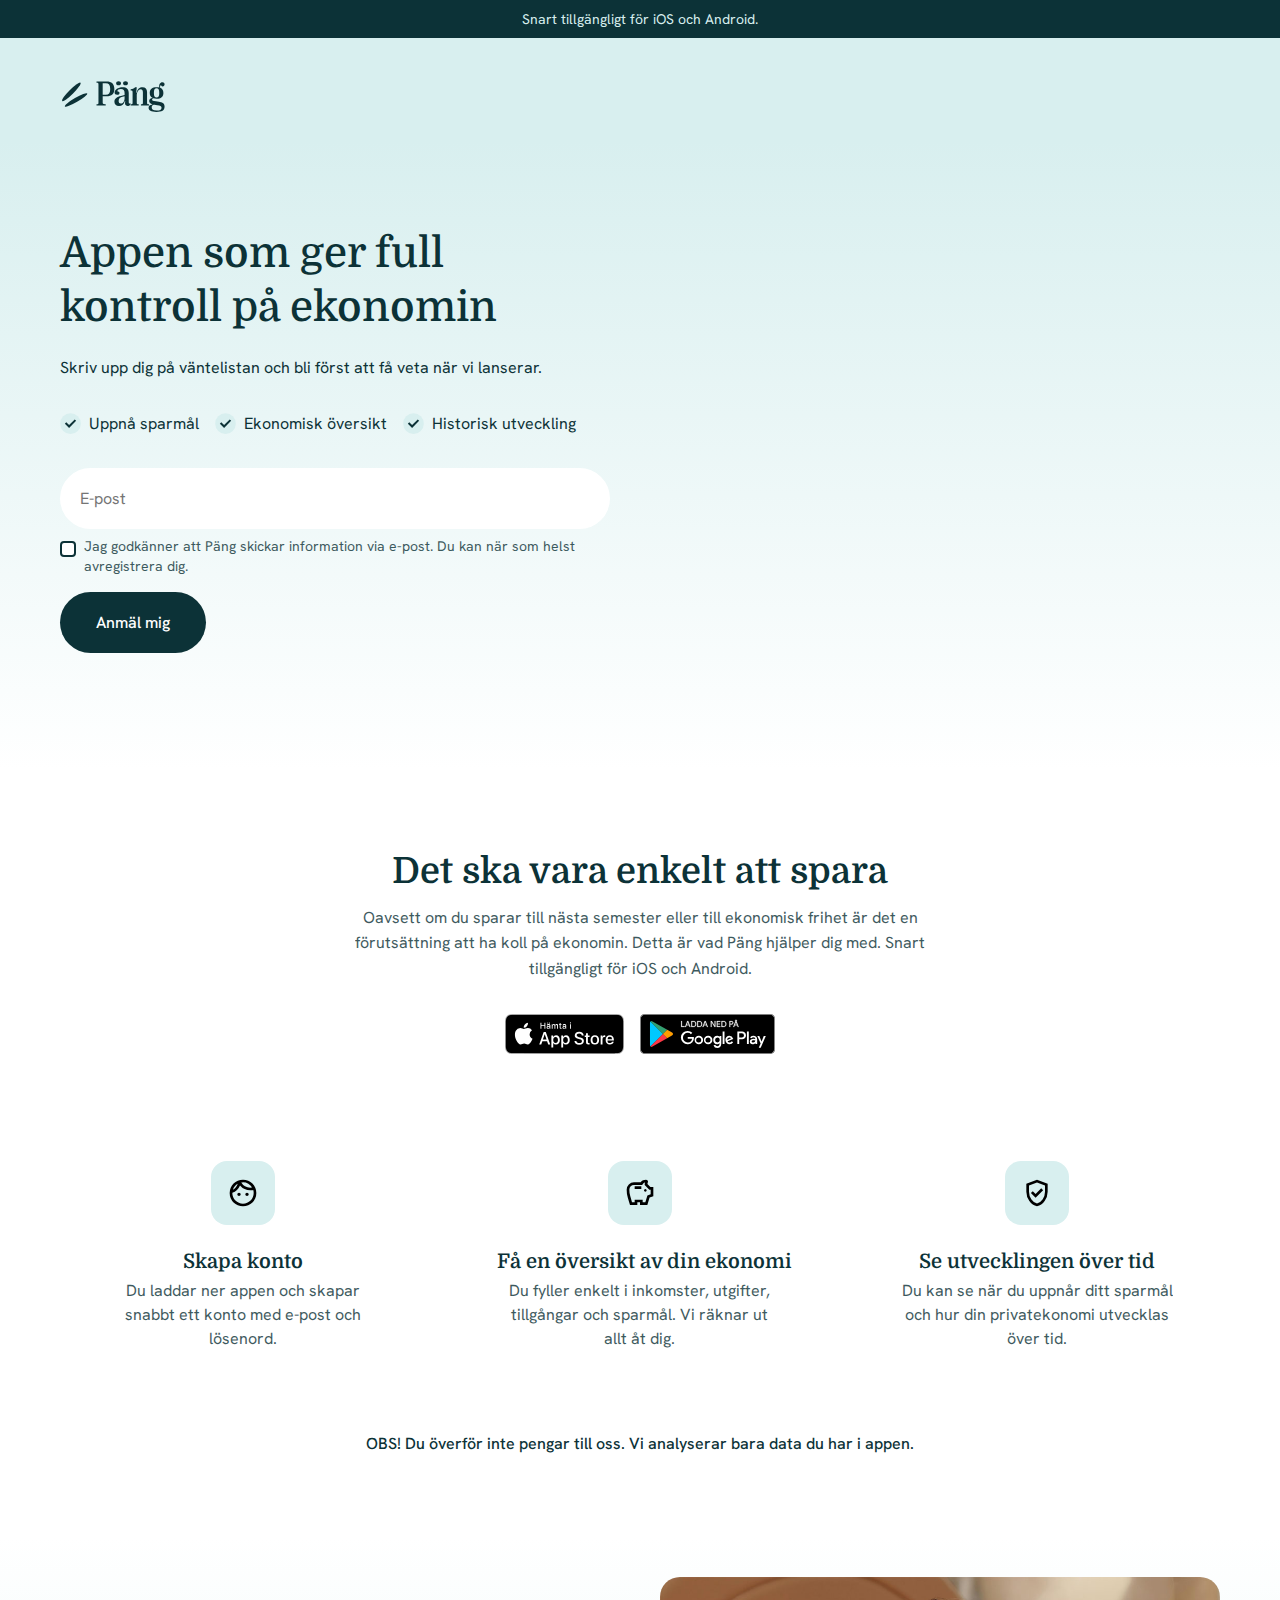
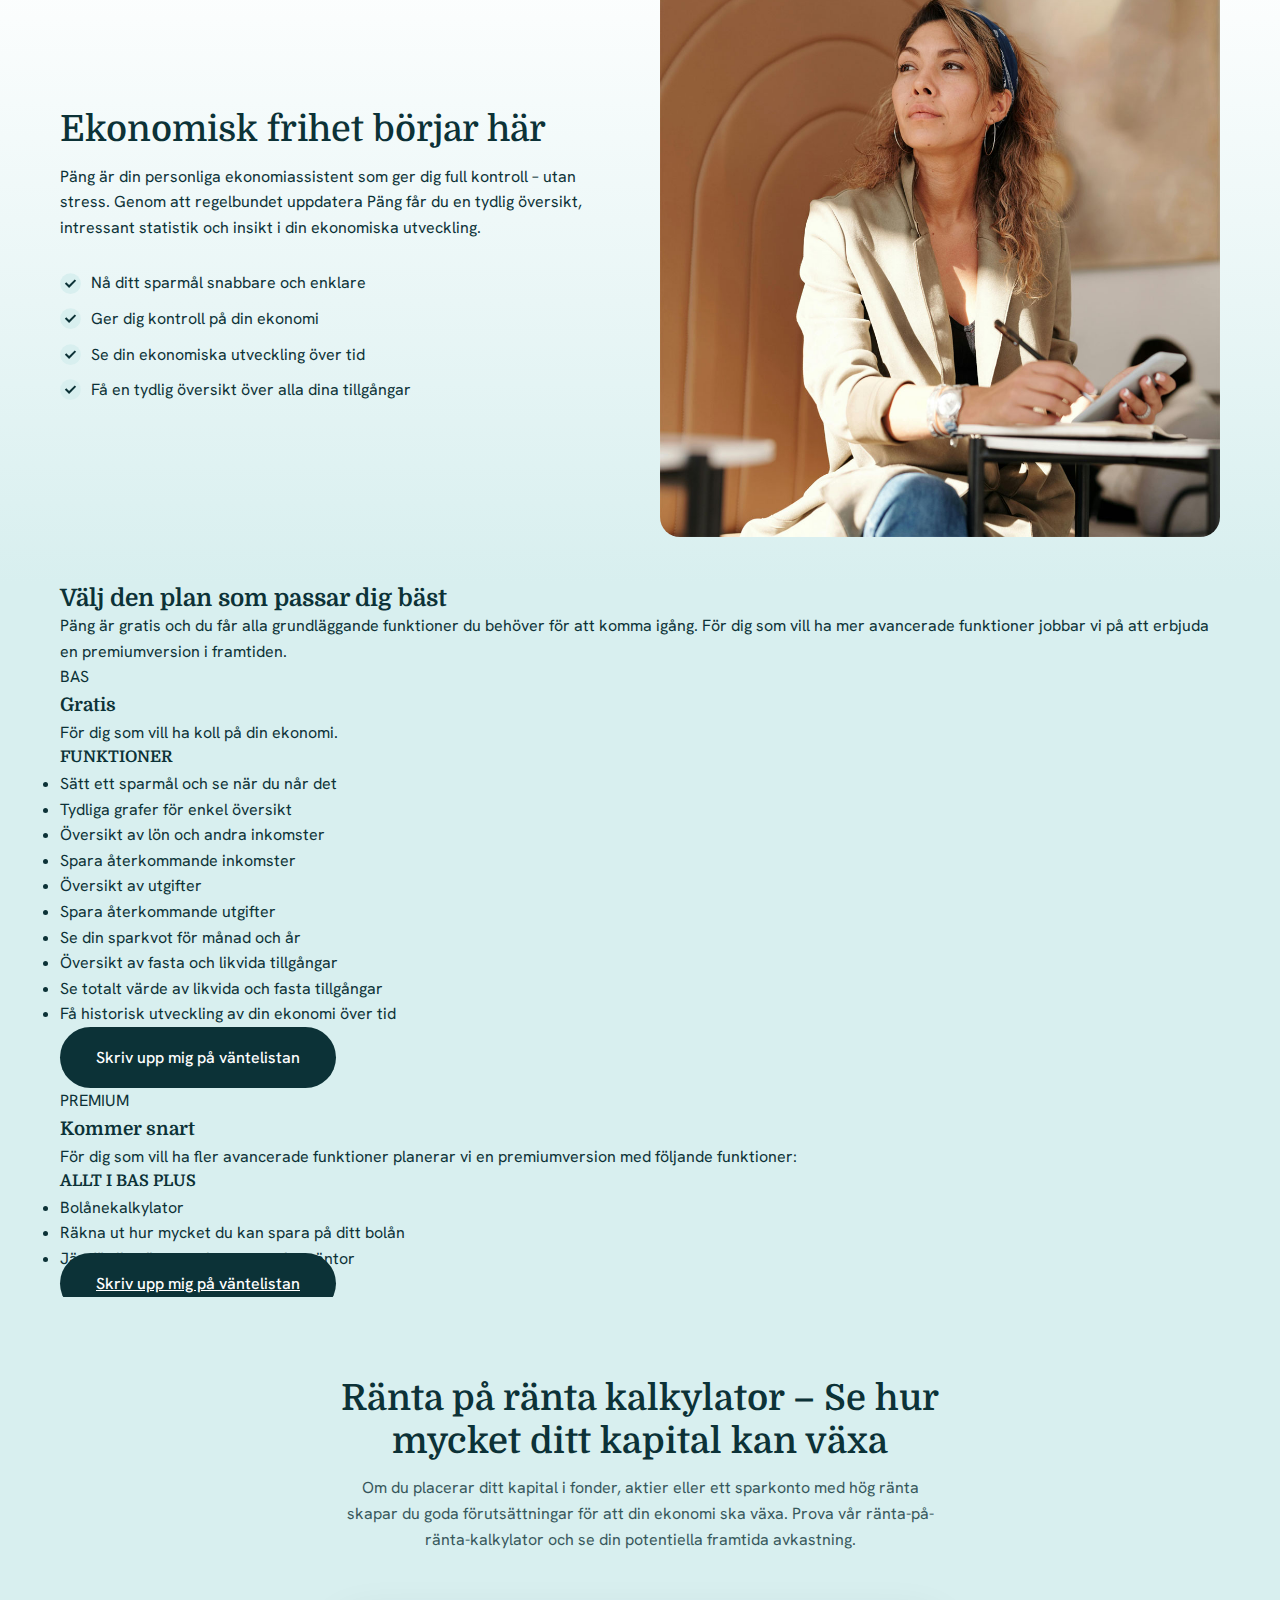
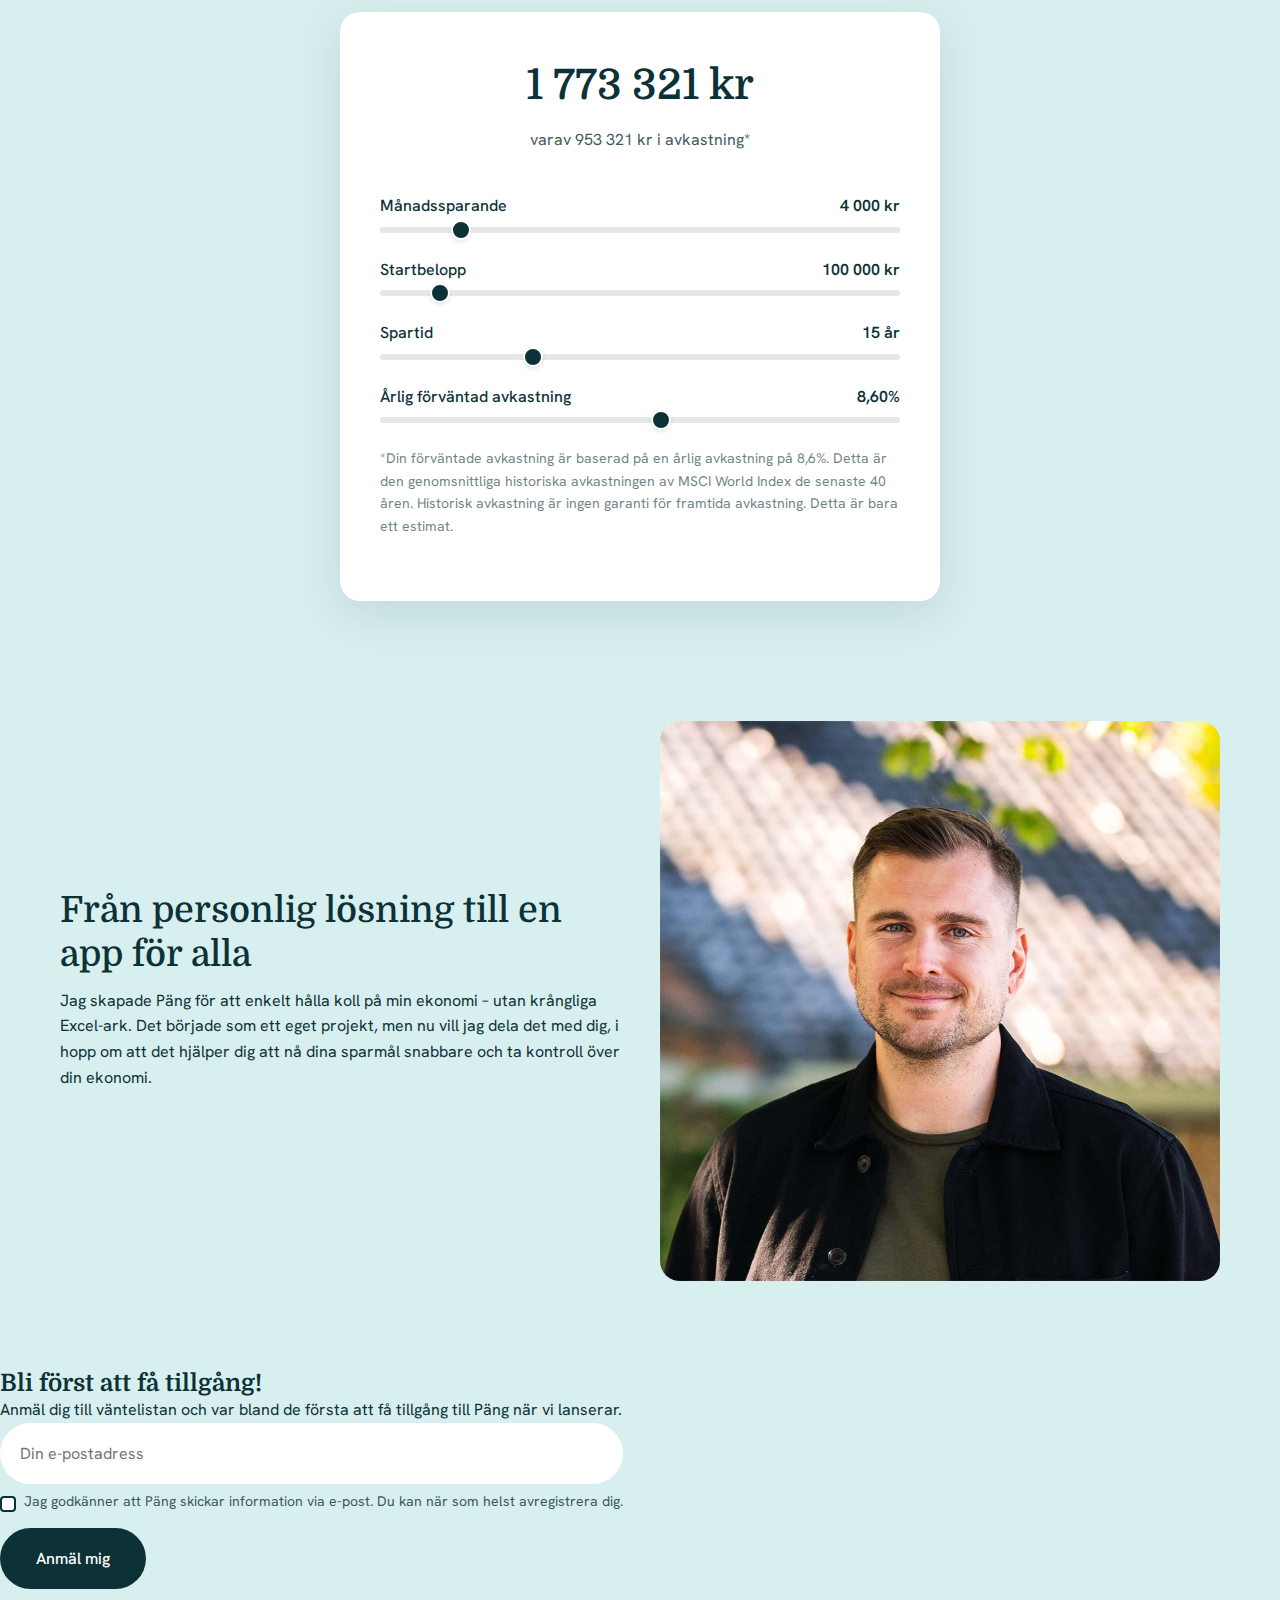
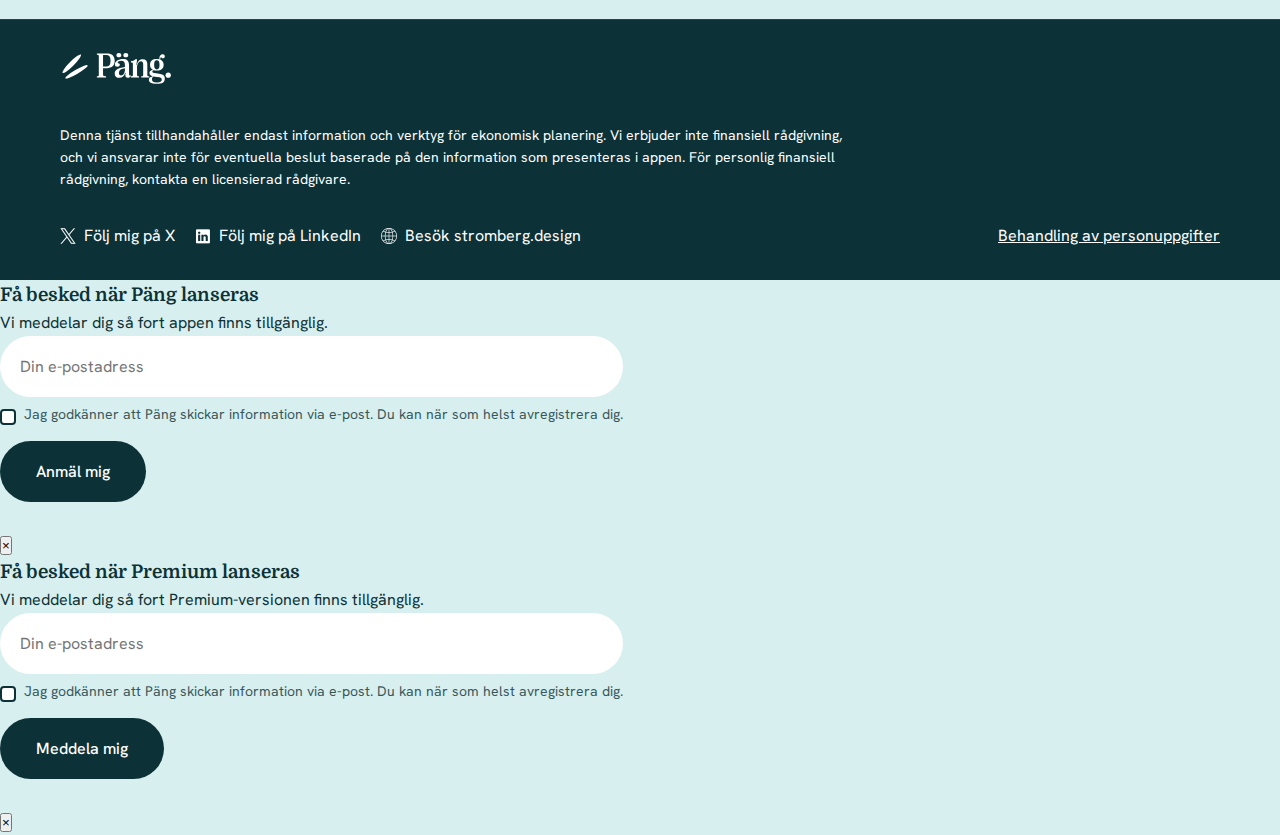
<file: index.html>
<!DOCTYPE html>
<html lang="sv">
<head>
    <meta charset="UTF-8">
    <meta name="viewport" content="width=device-width, initial-scale=1.0">
    <title>Päng - Ekonomiapp och budgetapp som hjälper dig att spara</title>
    <meta name="description" content="Ekonomiapp och budgetapp som hjälper dig ta kontroll över din privatekonomi. Sätt sparmål, få översikt och nå ekonomisk frihet med Päng. Ladda ner idag!">
    <meta name="keywords" content="ekonomiapp, budgetapp, spara pengar, privatekonomi, ekonomisk frihet, investeringsplanering, ränta på ränta">
    
    <!-- Open Graph / Facebook -->
    <meta property="og:type" content="website">
    <meta property="og:url" content="https://pangapp.se/">
    <meta property="og:title" content="Päng - Ekonomiapp som hjälper dig att spara">
    <meta property="og:description" content="Ekonomiapp och budgetapp som hjälper dig ta kontroll över din privatekonomi. Sätt sparmål, få översikt och nå ekonomisk frihet med Päng.">
    <meta property="og:image" content="https://pangapp.se/Assets/pang-social-share.png">

    <!-- Twitter -->
    <meta property="twitter:card" content="summary_large_image">
    <meta property="twitter:url" content="https://pangapp.se/">
    <meta property="twitter:title" content="Päng - Ekonomiapp som hjälper dig att spara">
    <meta property="twitter:description" content="Ekonomiapp och budgetapp som hjälper dig ta kontroll över din privatekonomi. Sätt sparmål, få översikt och nå ekonomisk frihet med Päng.">
    <meta property="twitter:image" content="https://pangapp.se/Assets/pang-social-share.png">

    <!-- Favicons -->
    <link rel="apple-touch-icon" sizes="180x180" href="Assets/Favicon/apple-touch-icon.png">
    <link rel="icon" type="image/png" sizes="32x32" href="Assets/Favicon/favicon-32x32.png">
    <link rel="icon" type="image/png" sizes="16x16" href="Assets/Favicon/favicon-16x16.png">
    <link rel="manifest" href="site.webmanifest">
    <meta name="theme-color" content="#0C3237">

    <link rel="stylesheet" href="css/styles.css">
    
    <!-- Structured Data -->
    <script type="application/ld+json">
    {
      "@context": "https://schema.org",
      "@type": "SoftwareApplication",
      "name": "Päng",
      "applicationCategory": "FinanceApplication",
      "operatingSystem": "iOS, Android",
      "description": "Päng är din personliga ekonomiassistent som hjälper dig att ta kontroll över din ekonomi – utan stress. Med smarta verktyg för budgetering, sparmål och investeringsplanering.",
      "aggregateRating": {
        "@type": "AggregateRating",
        "ratingValue": "5.0",
        "ratingCount": "1",
        "bestRating": "5",
        "worstRating": "1"
      },
      "offers": {
        "@type": "Offer",
        "price": "0",
        "priceCurrency": "SEK"
      },
      "author": {
        "@type": "Person",
        "name": "Marcus Strömberg"
      }
    }
    </script>
</head>
<body>
    <!-- Message Bar -->
    <div class="message-bar">
        <p>Snart tillgängligt för iOS och Android.</p>
    </div>

    <!-- Header -->
    <header class="header">
        <div class="container">
            <a href="https://pangapp.se" class="logo">
                <img src="Assets/Pang-logo-teal.svg" alt="Päng logo">
            </a>
        </div>
    </header>

    <!-- Hero Section -->
    <section class="hero">
        <div class="container">
            <div class="hero-content">
                <div class="hero-text">
                    <h1>Appen som ger full kontroll på ekonomin </h1>
                    <p>Skriv upp dig på väntelistan och bli först att få veta när vi lanserar.</p>
                    <ul class="hero-features">
                        <li>Uppnå sparmål</li>
                        <li>Ekonomisk översikt</li>
                        <li>Historisk utveckling</li>
                    </ul>
                    <form action="https://gmail.us9.list-manage.com/subscribe/post?u=cc17af8959840de806baa7bdb&amp;id=cfd98eab6f&amp;f_id=00bb57e1f0" method="post" id="mc-embedded-subscribe-form" name="mc-embedded-subscribe-form" class="email-signup validate">
                        <div class="mc-field-group">
                            <input type="email" name="EMAIL" class="required email" id="mce-EMAIL" placeholder="E-post" required>
                            <!-- real people should not fill this in and expect good things - do not remove this or risk form bot signups-->
                            <div style="position: absolute; left: -5000px;" aria-hidden="true">
                                <input type="text" name="b_cc17af8959840de806baa7bdb_cfd98eab6f" tabindex="-1" value="">
                            </div>
                            <div class="gdpr-group">
                                <input type="checkbox" id="gdpr_consent" name="gdpr[37841]" value="Y" required>
                                <label for="gdpr_consent">Jag godkänner att Päng skickar information via e-post. Du kan när som helst avregistrera dig.</label>
                            </div>
                        </div>
                        <button type="submit" name="subscribe" class="button">Anmäl mig</button>
                        <div id="signup-response" class="signup-response"></div>
                    </form>
                </div>
                <div class="hero-image">
                    <div class="video-wrapper">
                        <video width="100%" autoplay loop muted playsinline>
                            <source src="https://pangwebsite.s3.eu-north-1.amazonaws.com/pang-demo.mp4" type="video/mp4">
                            Din webbläsare stödjer inte HTML5-video.
                        </video>
                    </div>
                </div>
            </div>
        </div>
    </section>

    <!-- Features Section -->
    <section class="features">
        <div class="container">
            <div class="features-header">
                <h2>Det ska vara enkelt att spara</h2>
                <p>Oavsett om du sparar till nästa semester eller till ekonomisk frihet är det en förutsättning att ha koll på ekonomin. Detta är vad Päng hjälper dig med. Snart tillgängligt för iOS och Android.</p>
                <div class="app-badges">
                    <div class="app-badge">
                        <img src="Assets/app-store-badge.svg" alt="Download on the App Store">
                    </div>
                    <div class="app-badge">
                        <img src="Assets/google-play-badge.svg" alt="Get it on Google Play">
                    </div>
                </div>
            </div>
            <div class="features-grid">
                <div class="feature-card">
                    <div class="feature-icon">
                        <img src="Assets/face.svg" alt="Face icon">
                    </div>
                    <h3>Skapa konto</h3>
                    <p>Du laddar ner appen och skapar snabbt ett konto med e-post och lösenord.</p>
                </div>
                <div class="feature-card">
                    <div class="feature-icon">
                        <img src="Assets/savings.svg" alt="Savings icon">
                    </div>
                    <h3>Få en översikt av din ekonomi</h3>
                    <p>Du fyller enkelt i inkomster, utgifter, tillgångar och sparmål. Vi räknar ut allt åt dig.</p>
                </div>
                <div class="feature-card">
                    <div class="feature-icon">
                        <img src="Assets/privacy.svg" alt="Privacy icon">
                    </div>
                    <h3>Se utvecklingen över tid</h3>
                    <p>Du kan se när du uppnår ditt sparmål och hur din privatekonomi utvecklas över tid.</p>
                </div>
            </div>
            <p class="features-note">OBS! Du överför inte pengar till oss. Vi analyserar bara data du har i appen.</p>
        </div>
    </section>

    <!-- Text and Media Section 1 -->
    <section class="text-media">
        <div class="container">
            <div class="text-media-content">
                <div class="text-content">
                    <h2>Ekonomisk frihet börjar här</h2>
                    <p>Päng är din personliga ekonomiassistent som ger dig full kontroll – utan stress. Genom att regelbundet uppdatera Päng får du en tydlig översikt, intressant statistik och insikt i din ekonomiska utveckling.</p>
                    <ul>
                        <li>Nå ditt sparmål snabbare och enklare</li>
                        <li>Ger dig kontroll på din ekonomi</li>
                        <li>Se din ekonomiska utveckling över tid</li>
                        <li>Få en tydlig översikt över alla dina tillgångar</li>
                    </ul>
                </div>
                <div class="media-content">
                    <img src="Assets/using-pang-app.jpg" alt="Person using Päng app">
                </div>
            </div>
        </div>
    </section>

    <!-- Pricing Section -->
    <section class="pricing">
        <div class="container">
            <div class="pricing-header">
                <h2>Välj den plan som passar dig bäst</h2>
                <p>Päng är gratis och du får alla grundläggande funktioner du behöver för att komma igång. För dig som vill ha mer avancerade funktioner jobbar vi på att erbjuda en premiumversion i framtiden.</p>
            </div>
            <div class="pricing-grid">
                <div class="pricing-card">
                    <div class="pricing-card-header">
                        <span class="plan-label">BAS</span>
                        <h3 class="plan-price">Gratis</h3>
                        <p class="plan-description">För dig som vill ha koll på din ekonomi.</p>
                    </div>
                    <div class="plan-features">
                        <h4>FUNKTIONER</h4>
                        <ul>
                            <li>Sätt ett sparmål och se när du når det</li>
                            <li>Tydliga grafer för enkel översikt</li>
                            <li>Översikt av lön och andra inkomster</li>
                            <li>Spara återkommande inkomster</li>
                            <li>Översikt av utgifter</li>
                            <li>Spara återkommande utgifter</li>
                            <li>Se din sparkvot för månad och år</li>
                            <li>Översikt av fasta och likvida tillgångar</li>
                            <li>Se totalt värde av likvida och fasta tillgångar</li>
                            <li>Få historisk utveckling av din ekonomi över tid</li>
                        </ul>
                    </div>
                    <button class="button basic-notify">Skriv upp mig på väntelistan</button>
                </div>
                <div class="pricing-card premium">
                    <div class="pricing-card-header">
                        <span class="plan-label">PREMIUM</span>
                        <h3 class="plan-price">Kommer snart</h3>
                        <p class="plan-description">För dig som vill ha fler avancerade funktioner planerar vi en premiumversion med följande funktioner:</p>
                    </div>
                    <div class="plan-features">
                        <h4>ALLT I BAS PLUS</h4>
                        <ul>
                            <li>Bolånekalkylator</li>
                            <li>Räkna ut hur mycket du kan spara på ditt bolån</li>
                            <li>Jämför listräntor och genomsnittsräntor</li>
                        </ul>
                    </div>
                    <a href="#cta" class="button premium-notify">Skriv upp mig på väntelistan</a>
                </div>
            </div>
        </div>
    </section>

    <!-- Calculator Section -->
    <section class="calculator">
        <div class="container">
            <div class="calculator-header">
                <h2>Ränta på ränta kalkylator – Se hur mycket ditt kapital kan växa</h2>
                <p>Om du placerar ditt kapital i fonder, aktier eller ett sparkonto med hög ränta skapar du goda förutsättningar för att din ekonomi ska växa. Prova vår ränta-på-ränta-kalkylator och se din potentiella framtida avkastning.</p>
            </div>
            <div class="calculator-content">
                <div class="calculator-result">
                    <div class="total-value">
                        <h3 data-result="total">3 380 000 kr</h3>
                        <p>varav <span data-result="interest">2 220 000 kr</span> i avkastning*</p>
                    </div>
                </div>
                <div class="calculator-inputs">
                    <div class="input-group">
                        <div class="input-header">
                            <label>Månadssparande</label>
                            <span data-value="monthly">4 000 kr</span>
                        </div>
                        <input type="range" min="500" max="25000" value="4000" step="500" class="slider" data-slider="monthly">
                    </div>
                    <div class="input-group">
                        <div class="input-header">
                            <label>Startbelopp</label>
                            <span data-value="start">100 000 kr</span>
                        </div>
                        <input type="range" min="0" max="1000000" value="100000" step="1000" class="slider" data-slider="start">
                    </div>
                    <div class="input-group">
                        <div class="input-header">
                            <label>Spartid</label>
                            <span data-value="time">15 år</span>
                        </div>
                        <input type="range" min="1" max="50" value="15" class="slider" data-slider="time">
                    </div>
                    <div class="input-group">
                        <div class="input-header">
                            <label>Årlig förväntad avkastning</label>
                            <span data-value="interest">8,60%</span>
                        </div>
                        <input type="range" min="1" max="15" value="8.6" step="0.1" class="slider" data-slider="interest">
                    </div>
                </div>
                <p class="disclaimer">*Din förväntade avkastning är baserad på en årlig avkastning på 8,6%. Detta är den genomsnittliga historiska avkastningen av MSCI World Index de senaste 40 åren. Historisk avkastning är ingen garanti för framtida avkastning. Detta är bara ett estimat.</p>
            </div>
        </div>
    </section>

    <!-- Video Section -->
    <section class="video-section hidden">
        <div class="container">
            <h2>Från personlig lösning till app för alla</h2>
            <p>Grundaren, Marcus Strömberg, skapade Päng för att slippa tråkiga Excel-ark och få bättre översikt över sin ekonomi. Nu vill han dela lösningen med dig så att du snabbare når dina ekonomiska mål.</p>
            <div class="video-container">
                <div class="video-wrapper">
                    <video width="100%" id="pangVideo">
                        <source src="https://pangwebsite.s3.eu-north-1.amazonaws.com/test-delete.mp4" type="video/mp4">
                        Din webbläsare stödjer inte HTML5-video.
                    </video>
                    <button class="custom-play-button" id="playButton" aria-label="Spela video">
                        <svg width="32" height="32" viewBox="0 0 24 24" fill="none" xmlns="http://www.w3.org/2000/svg">
                            <path d="M8 5.14v13.72c0 .23.36.33.52.17l8.08-6.86c.11-.09.11-.25 0-.34L8.52 4.97c-.16-.16-.52-.06-.52.17z" fill="currentColor"/>
                        </svg>
                    </button>
                </div>
            </div>
        </div>
    </section>

    <!-- Text and Media Section 2 -->
    <section class="text-media reverse">
        <div class="container">
            <div class="text-media-content">
                <div class="text-content">
                    <h2>Från personlig lösning till en app för alla</h2>
                    <p>Jag skapade Päng för att enkelt hålla koll på min ekonomi – utan krångliga Excel-ark. Det började som ett eget projekt, men nu vill jag dela det med dig, i hopp om att det hjälper dig att nå dina sparmål snabbare och ta kontroll över din ekonomi.</p>
                </div>
                <div class="media-content">
                    <img src="Assets/pang-marcus-test.jpg" alt="Marcus Strömberg">
                </div>
            </div>
        </div>
    </section>

    <!-- Final CTA Section -->
    <section class="index-cta" id="cta">
        <div class="index-cta-content">
            <h2>Bli först att få tillgång!</h2>
            <p>Anmäl dig till väntelistan och var bland de första att få tillgång till Päng när vi lanserar.</p>
            <form action="https://gmail.us9.list-manage.com/subscribe/post?u=cc17af8959840de806baa7bdb&amp;id=cfd98eab6f&amp;f_id=00bb57e1f0" method="post" id="mc-embedded-subscribe-form-cta" name="mc-embedded-subscribe-form" class="email-signup validate">
                <div class="mc-field-group">
                    <input type="email" name="EMAIL" class="required email" id="mce-EMAIL-cta" placeholder="Din e-postadress" required>
                    <div style="position: absolute; left: -5000px;" aria-hidden="true">
                        <input type="text" name="b_cc17af8959840de806baa7bdb_cfd98eab6f" tabindex="-1" value="">
                    </div>
                    <div class="gdpr-group">
                        <input type="checkbox" id="gdpr_consent-cta" name="gdpr[37841]" value="Y" required>
                        <label for="gdpr_consent-cta">Jag godkänner att Päng skickar information via e-post. Du kan när som helst avregistrera dig.</label>
                    </div>
                </div>
                <button type="submit" name="subscribe" class="button">Anmäl mig</button>
                <div id="signup-response-cta" class="signup-response"></div>
            </form>
        </div>
    </section>

    <!-- Footer -->
    <footer class="footer">
        <div class="container">
            <div class="footer-logo">
                <img src="Assets/pang-logo-white.svg" alt="Päng logo">
            </div>
            <div class="footer-disclaimer">
                <p>Denna tjänst tillhandahåller endast information och verktyg för ekonomisk planering. Vi erbjuder inte finansiell rådgivning, och vi ansvarar inte för eventuella beslut baserade på den information som presenteras i appen. För personlig finansiell rådgivning, kontakta en licensierad rådgivare.</p>
            </div>
            <div class="footer-content">
                <div class="social-links">
                    <a href="https://x.com/MarcusStrmberg" class="social-link" target="_blank" rel="noopener noreferrer">
                        <img src="Assets/x-icon.png" alt="X icon" width="16" height="16">
                        <span>Följ mig på X</span>
                    </a>
                    <a href="https://www.linkedin.com/in/marcus-patrick-stromberg/" class="social-link" target="_blank" rel="noopener noreferrer">
                        <img src="Assets/linkedin-icon.png" alt="LinkedIn icon" width="16" height="16">
                        <span>Följ mig på LinkedIn</span>
                    </a>
                    <a href="https://www.stromberg.design/" class="social-link" target="_blank" rel="noopener noreferrer">
                        <img src="Assets/website-icon.png" alt="Website icon" width="16" height="16">
                        <span>Besök stromberg.design</span>
                    </a>
                </div>
                <div class="footer-links">
                    <a href="cookie-policy">Behandling av personuppgifter</a>
                </div>
            </div>
        </div>
    </footer>

    <!-- Add the new basic modal before the premium modal -->
    <div id="basic-modal" class="modal">
        <div class="modal-content">
            <h3>Få besked när Päng lanseras</h3>
            <p>Vi meddelar dig så fort appen finns tillgänglig.</p>
            <form action="https://gmail.us9.list-manage.com/subscribe/post?u=cc17af8959840de806baa7bdb&amp;id=cfd98eab6f&amp;f_id=00bb57e1f0" method="post" id="mc-embedded-subscribe-form-basic" name="mc-embedded-subscribe-form" class="email-signup validate">
                <div class="mc-field-group">
                    <input type="email" name="EMAIL" class="required email" id="mce-EMAIL-basic" placeholder="Din e-postadress" required>
                    <div style="position: absolute; left: -5000px;" aria-hidden="true">
                        <input type="text" name="b_cc17af8959840de806baa7bdb_cfd98eab6f" tabindex="-1" value="">
                    </div>
                    <div class="gdpr-group">
                        <input type="checkbox" id="gdpr_consent-basic" name="gdpr[37841]" value="Y" required>
                        <label for="gdpr_consent-basic">Jag godkänner att Päng skickar information via e-post. Du kan när som helst avregistrera dig.</label>
                    </div>
                </div>
                <button type="submit" name="subscribe" class="button">Anmäl mig</button>
                <div id="signup-response-basic" class="signup-response"></div>
            </form>
            <button class="modal-close" aria-label="Stäng">&times;</button>
        </div>
    </div>

    <!-- Premium Modal -->
    <div id="premium-modal" class="modal">
        <div class="modal-content">
            <h3>Få besked när Premium lanseras</h3>
            <p>Vi meddelar dig så fort Premium-versionen finns tillgänglig.</p>
            <form action="https://gmail.us9.list-manage.com/subscribe/post?u=cc17af8959840de806baa7bdb&amp;id=cfd98eab6f&amp;f_id=00bb57e1f0" method="post" id="mc-embedded-subscribe-form-premium" name="mc-embedded-subscribe-form" class="email-signup validate">
                <div class="mc-field-group">
                    <input type="email" name="EMAIL" class="required email" id="mce-EMAIL-premium" placeholder="Din e-postadress" required>
                    <div style="position: absolute; left: -5000px;" aria-hidden="true">
                        <input type="text" name="b_cc17af8959840de806baa7bdb_cfd98eab6f" tabindex="-1" value="">
                    </div>
                    <div class="gdpr-group">
                        <input type="checkbox" id="gdpr_consent-premium" name="gdpr[37841]" value="Y" required>
                        <label for="gdpr_consent-premium">Jag godkänner att Päng skickar information via e-post. Du kan när som helst avregistrera dig.</label>
                    </div>
                </div>
                <button type="submit" name="subscribe" class="button">Meddela mig</button>
                <div id="signup-response-premium" class="signup-response"></div>
            </form>
            <button class="modal-close" aria-label="Stäng">&times;</button>
        </div>
    </div>

    <script src="js/calculator.js"></script>
    <script src="js/signup.js"></script>
    <script>
        document.addEventListener('DOMContentLoaded', function() {
            const video = document.getElementById('pangVideo');
            const playButton = document.getElementById('playButton');
            const wrapper = video.parentElement;

            playButton.addEventListener('click', function() {
                if (video.paused) {
                    video.controls = true;
                    video.play();
                    wrapper.classList.add('playing');
                }
            });

            video.addEventListener('pause', function() {
                wrapper.classList.remove('playing');
            });

            video.addEventListener('play', function() {
                wrapper.classList.add('playing');
            });
        });
    </script>
</body>
</html>
</file>
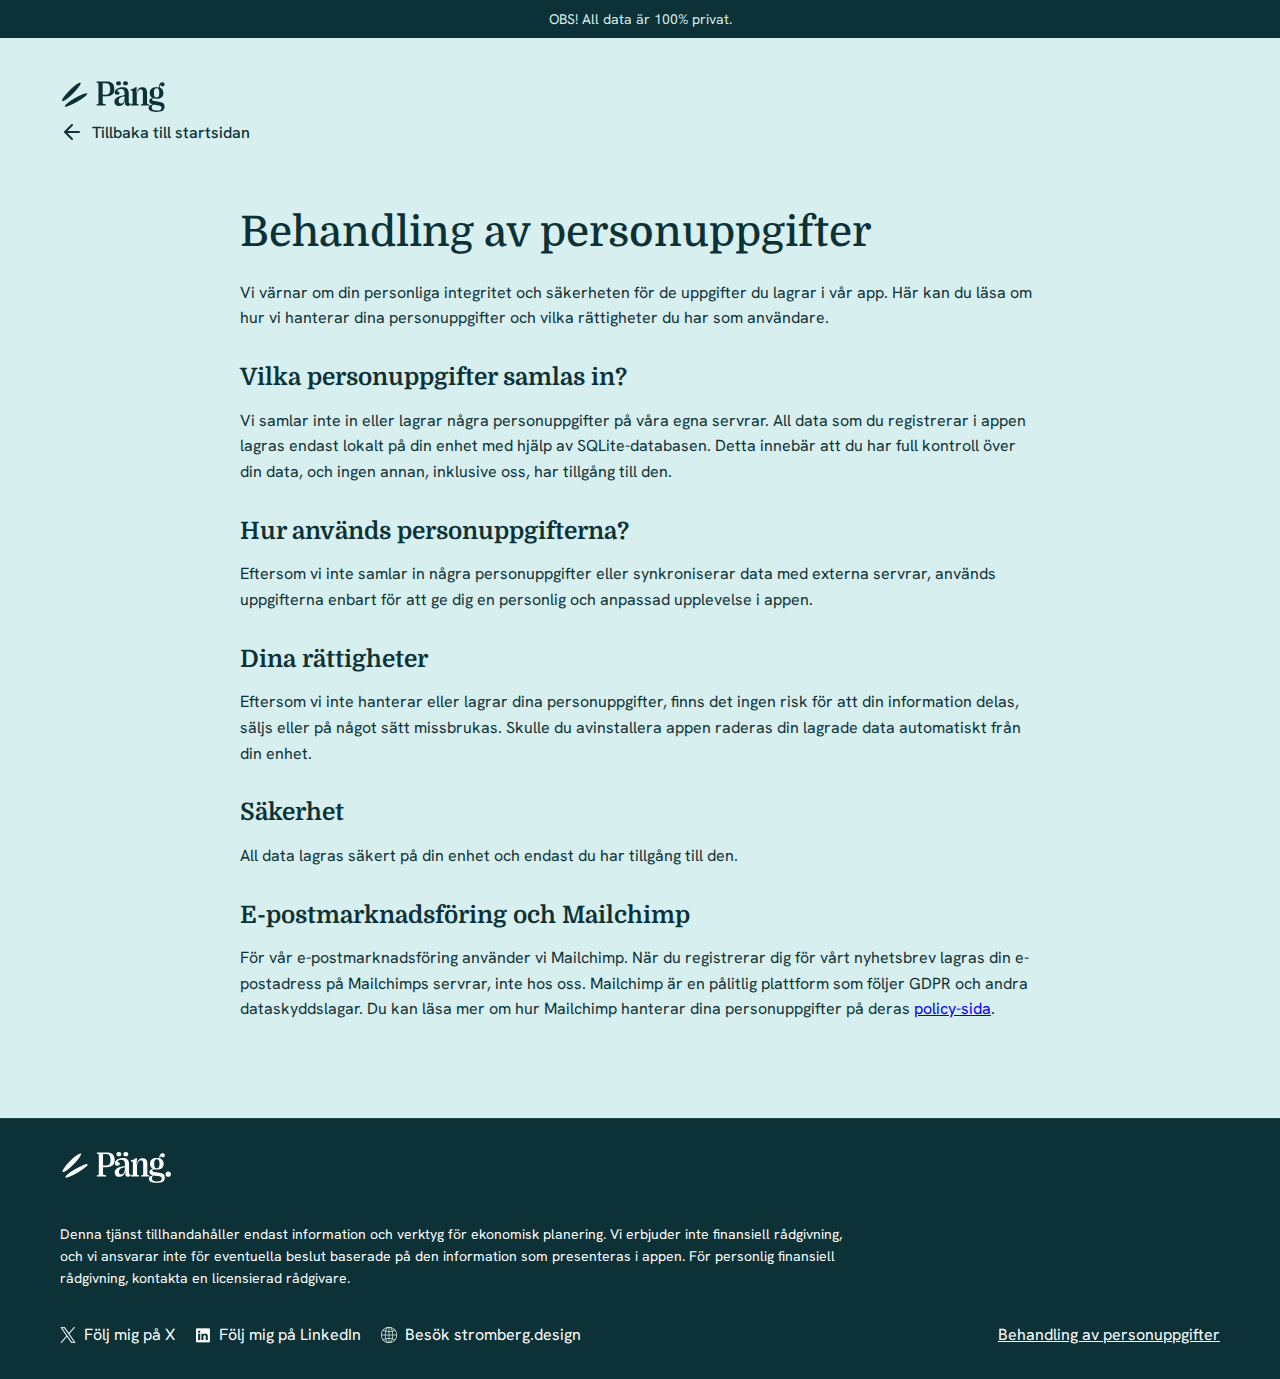
<file: cookie-policy.html>
<!DOCTYPE html>
<html lang="sv">
<head>
    <meta charset="UTF-8">
    <meta name="viewport" content="width=device-width, initial-scale=1.0">
    <title>Behandling av personuppgifter - Päng</title>
    <meta name="description" content="Läs om hur Päng hanterar dina personuppgifter och vilka rättigheter du har som användare. Vi värnar om din integritet och säkerhet.">
    
    <!-- Open Graph / Facebook -->
    <meta property="og:type" content="website">
    <meta property="og:url" content="https://pangapp.se/cookie-policy">
    <meta property="og:title" content="Behandling av personuppgifter - Päng">
    <meta property="og:description" content="Läs om hur Päng hanterar dina personuppgifter och vilka rättigheter du har som användare. Vi värnar om din integritet och säkerhet.">
    <meta property="og:image" content="https://pangapp.se/Assets/pang-social-share.png">

    <!-- Twitter -->
    <meta property="twitter:card" content="summary_large_image">
    <meta property="twitter:url" content="https://pangapp.se/cookie-policy">
    <meta property="twitter:title" content="Behandling av personuppgifter - Päng">
    <meta property="twitter:description" content="Läs om hur Päng hanterar dina personuppgifter och vilka rättigheter du har som användare. Vi värnar om din integritet och säkerhet.">
    <meta property="twitter:image" content="https://pangapp.se/Assets/pang-social-share.png">

    <link rel="icon" type="image/svg+xml" href="Assets/pang-favicon.svg">
    <link rel="stylesheet" href="css/styles.css">
</head>
<body>
    <!-- Message Bar -->
    <div class="message-bar">
        <p>OBS! All data är 100% privat.</p>
    </div>

    <!-- Header -->
    <header class="header">
        <div class="container">
            <a href="https://pangapp.se" class="logo">
                <img src="Assets/Pang-logo-teal.svg" alt="Päng logo">
            </a>
            <a href="https://pangapp.se" class="back-link">
                <svg width="24" height="24" viewBox="0 0 24 24" fill="none" xmlns="http://www.w3.org/2000/svg">
                    <path d="M19 12H5M5 12L12 19M5 12L12 5" stroke="currentColor" stroke-width="2" stroke-linecap="round" stroke-linejoin="round"/>
                </svg>
                Tillbaka till startsidan
            </a>
        </div>
    </header>
    
    <main class="content-page">
        <div class="container">
            <div class="content">
                <h1>Behandling av personuppgifter</h1>
                <p>Vi värnar om din personliga integritet och säkerheten för de uppgifter du lagrar i vår app. Här kan du läsa om hur vi hanterar dina personuppgifter och vilka rättigheter du har som användare.</p>

                <h2>Vilka personuppgifter samlas in?</h2>
                <p>Vi samlar inte in eller lagrar några personuppgifter på våra egna servrar. All data som du registrerar i appen lagras endast lokalt på din enhet med hjälp av SQLite-databasen. Detta innebär att du har full kontroll över din data, och ingen annan, inklusive oss, har tillgång till den.</p>

                <h2>Hur används personuppgifterna?</h2>
                <p>Eftersom vi inte samlar in några personuppgifter eller synkroniserar data med externa servrar, används uppgifterna enbart för att ge dig en personlig och anpassad upplevelse i appen.</p>

                <h2>Dina rättigheter</h2>
                <p>Eftersom vi inte hanterar eller lagrar dina personuppgifter, finns det ingen risk för att din information delas, säljs eller på något sätt missbrukas. Skulle du avinstallera appen raderas din lagrade data automatiskt från din enhet.</p>

                <h2>Säkerhet</h2>
                <p>All data lagras säkert på din enhet och endast du har tillgång till den.</p>

                <h2>E-postmarknadsföring och Mailchimp</h2>
                <p>För vår e-postmarknadsföring använder vi Mailchimp. När du registrerar dig för vårt nyhetsbrev lagras din e-postadress på Mailchimps servrar, inte hos oss. Mailchimp är en pålitlig plattform som följer GDPR och andra dataskyddslagar. Du kan läsa mer om hur Mailchimp hanterar dina personuppgifter på deras <a href="https://mailchimp.com/help/data-privacy/" target="_blank" rel="noopener noreferrer">policy-sida</a>.</p>
            </div>
        </div>
    </main>

    <!-- Footer -->
    <footer class="footer">
        <div class="container">
            <div class="footer-logo">
                <img src="Assets/pang-logo-white.svg" alt="Päng logo">
            </div>
            <div class="footer-disclaimer">
                <p>Denna tjänst tillhandahåller endast information och verktyg för ekonomisk planering. Vi erbjuder inte finansiell rådgivning, och vi ansvarar inte för eventuella beslut baserade på den information som presenteras i appen. För personlig finansiell rådgivning, kontakta en licensierad rådgivare.</p>
            </div>
            <div class="footer-content">
                <div class="social-links">
                    <a href="https://x.com/MarcusStrmberg" class="social-link">
                        <img src="Assets/x-icon.png" alt="X icon" width="16" height="16">
                        <span>Följ mig på X</span>
                    </a>
                    <a href="https://www.linkedin.com/in/marcus-patrick-stromberg/" class="social-link">
                        <img src="Assets/linkedin-icon.png" alt="LinkedIn icon" width="16" height="16">
                        <span>Följ mig på LinkedIn</span>
                    </a>
                    <a href="https://www.stromberg.design/" class="social-link">
                        <img src="Assets/website-icon.png" alt="Website icon" width="16" height="16">
                        <span>Besök stromberg.design</span>
                    </a>
                </div>
                <div class="footer-links">
                    <a href="privacy.html">Behandling av personuppgifter</a>
                </div>
            </div>
        </div>
    </footer>
</body>
</html>
</file>
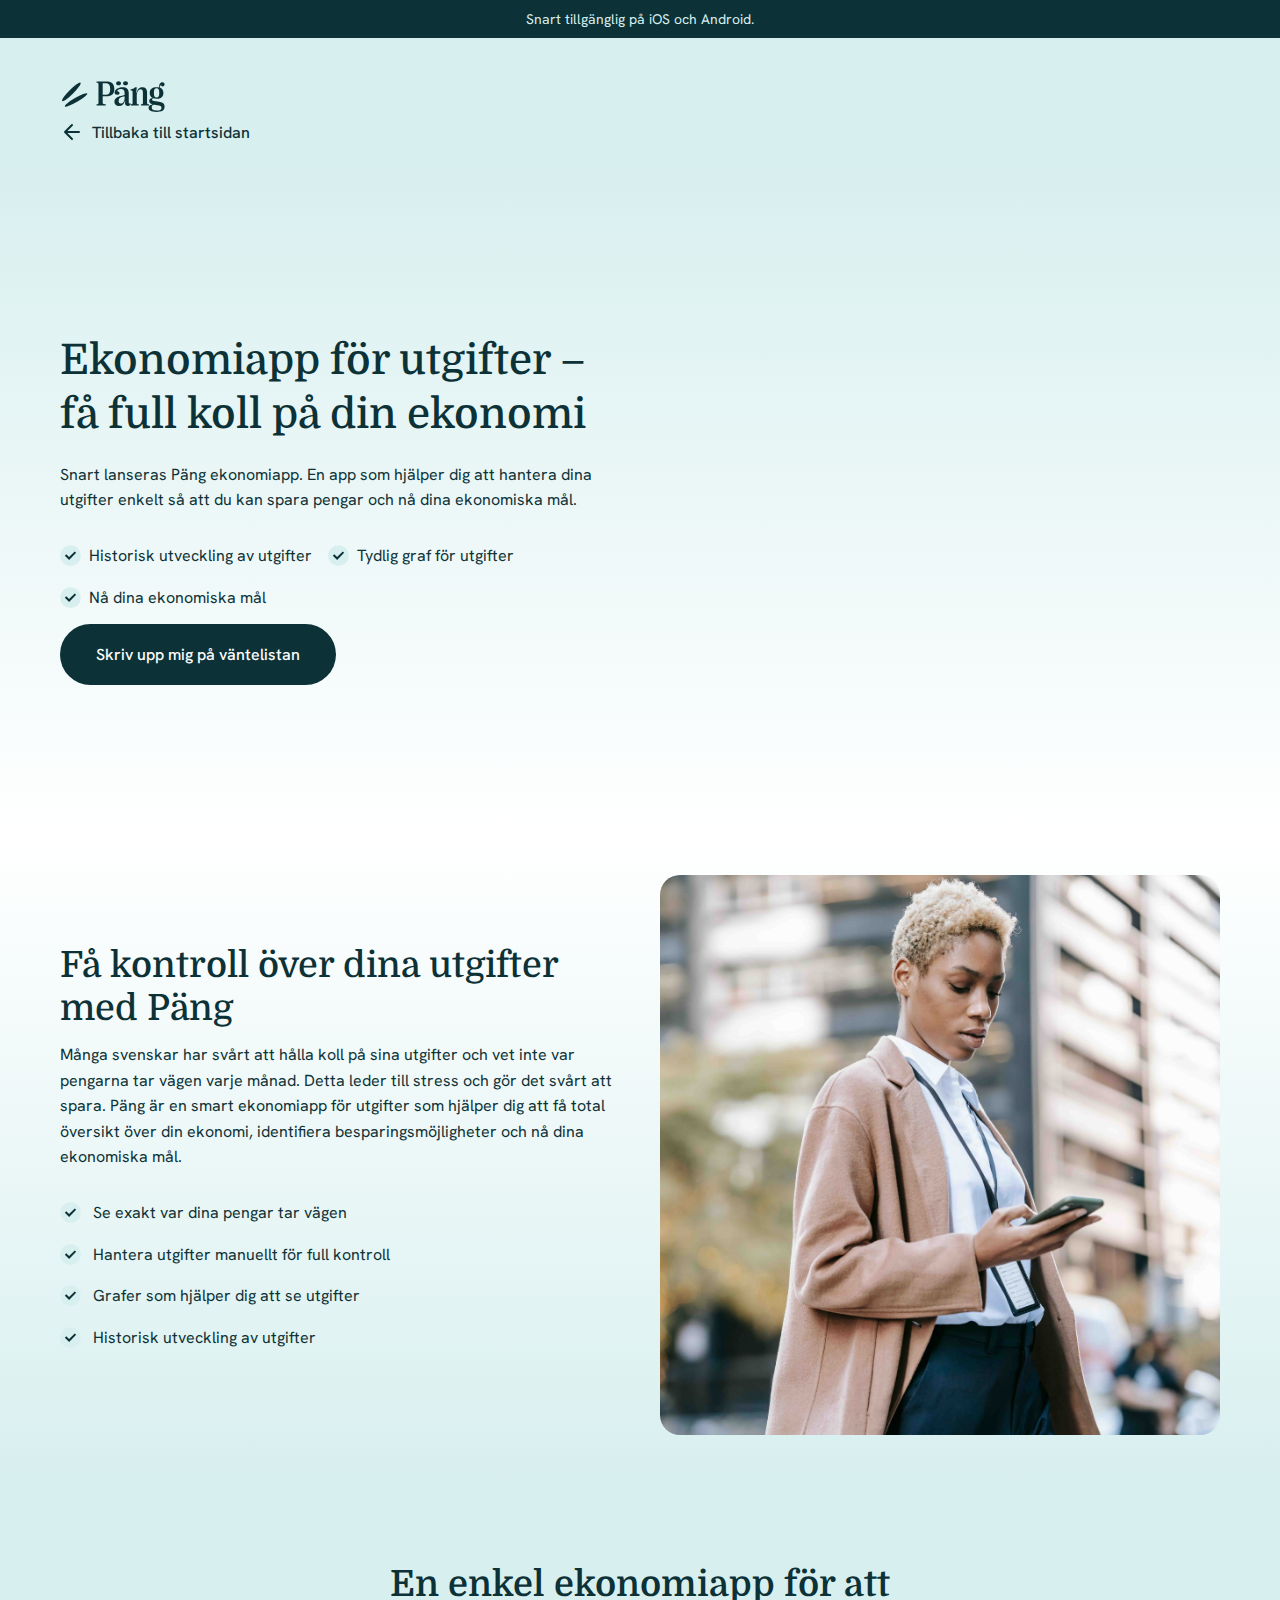
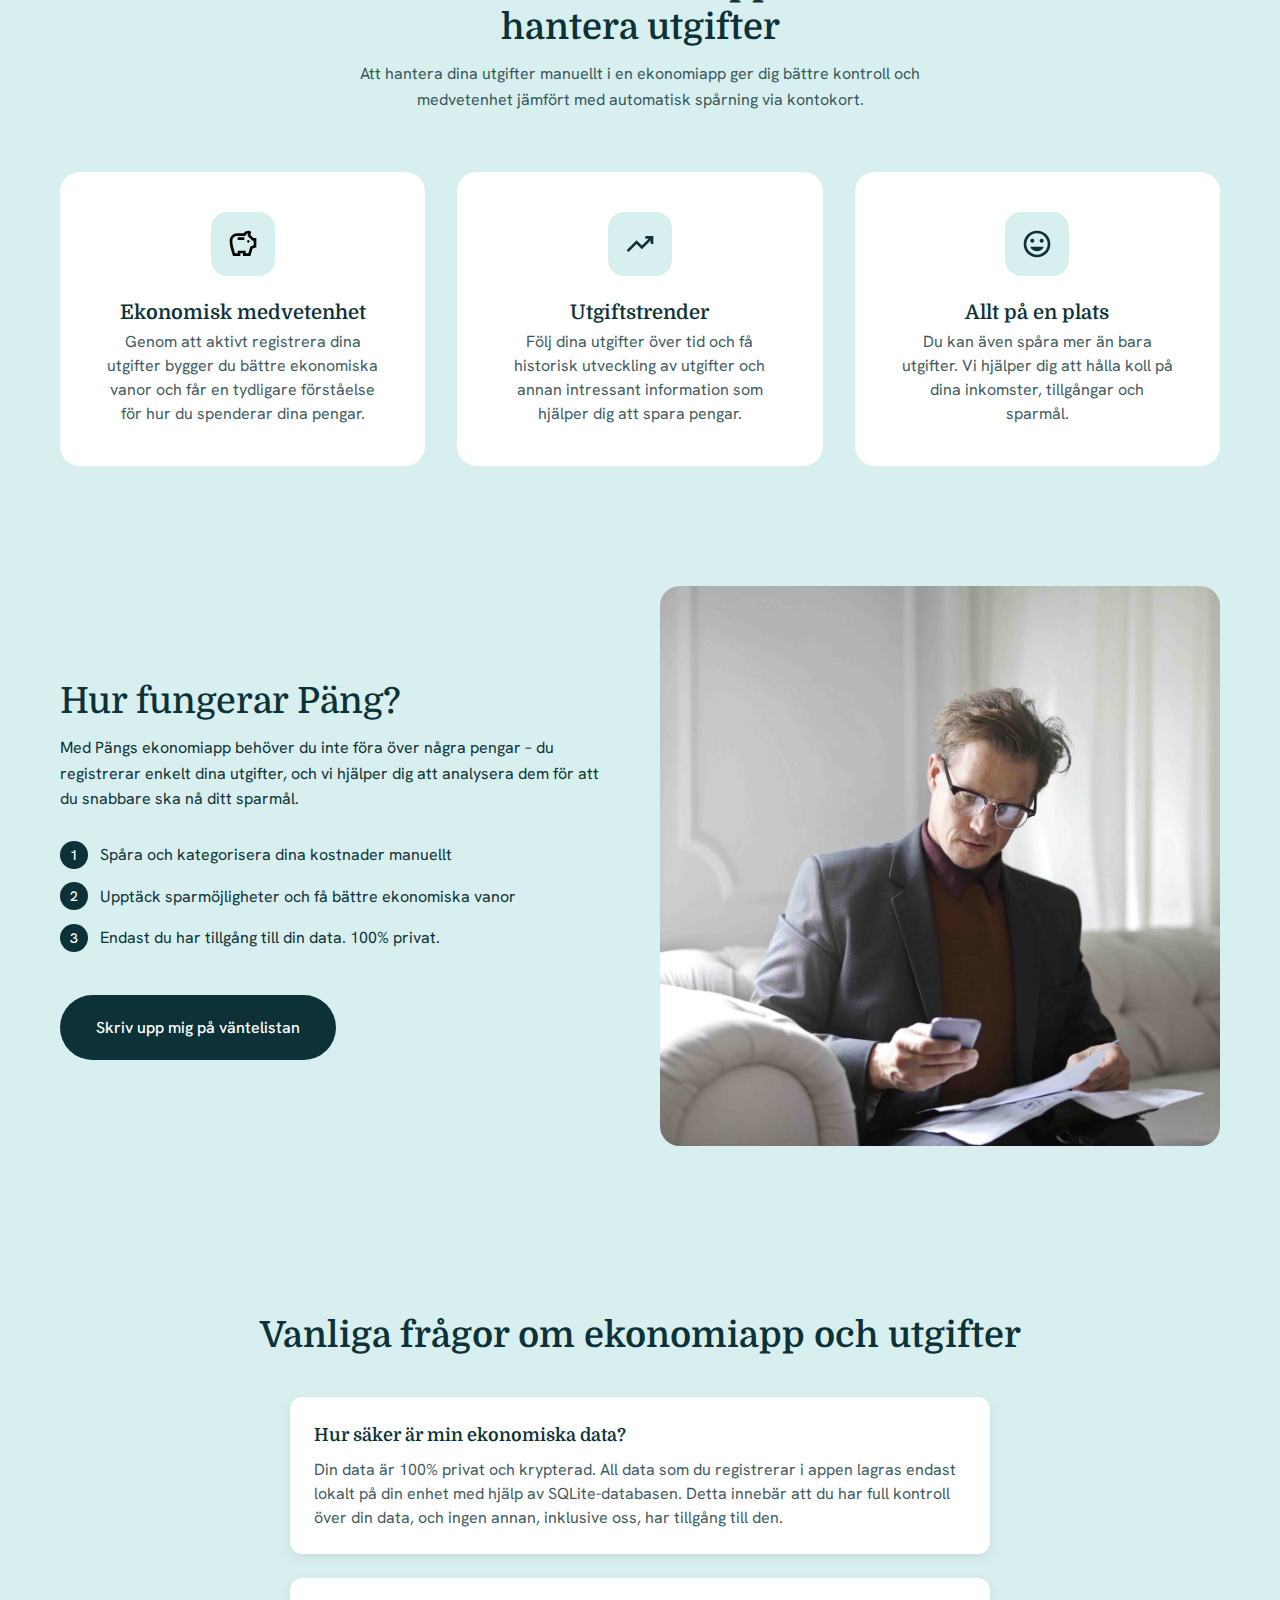
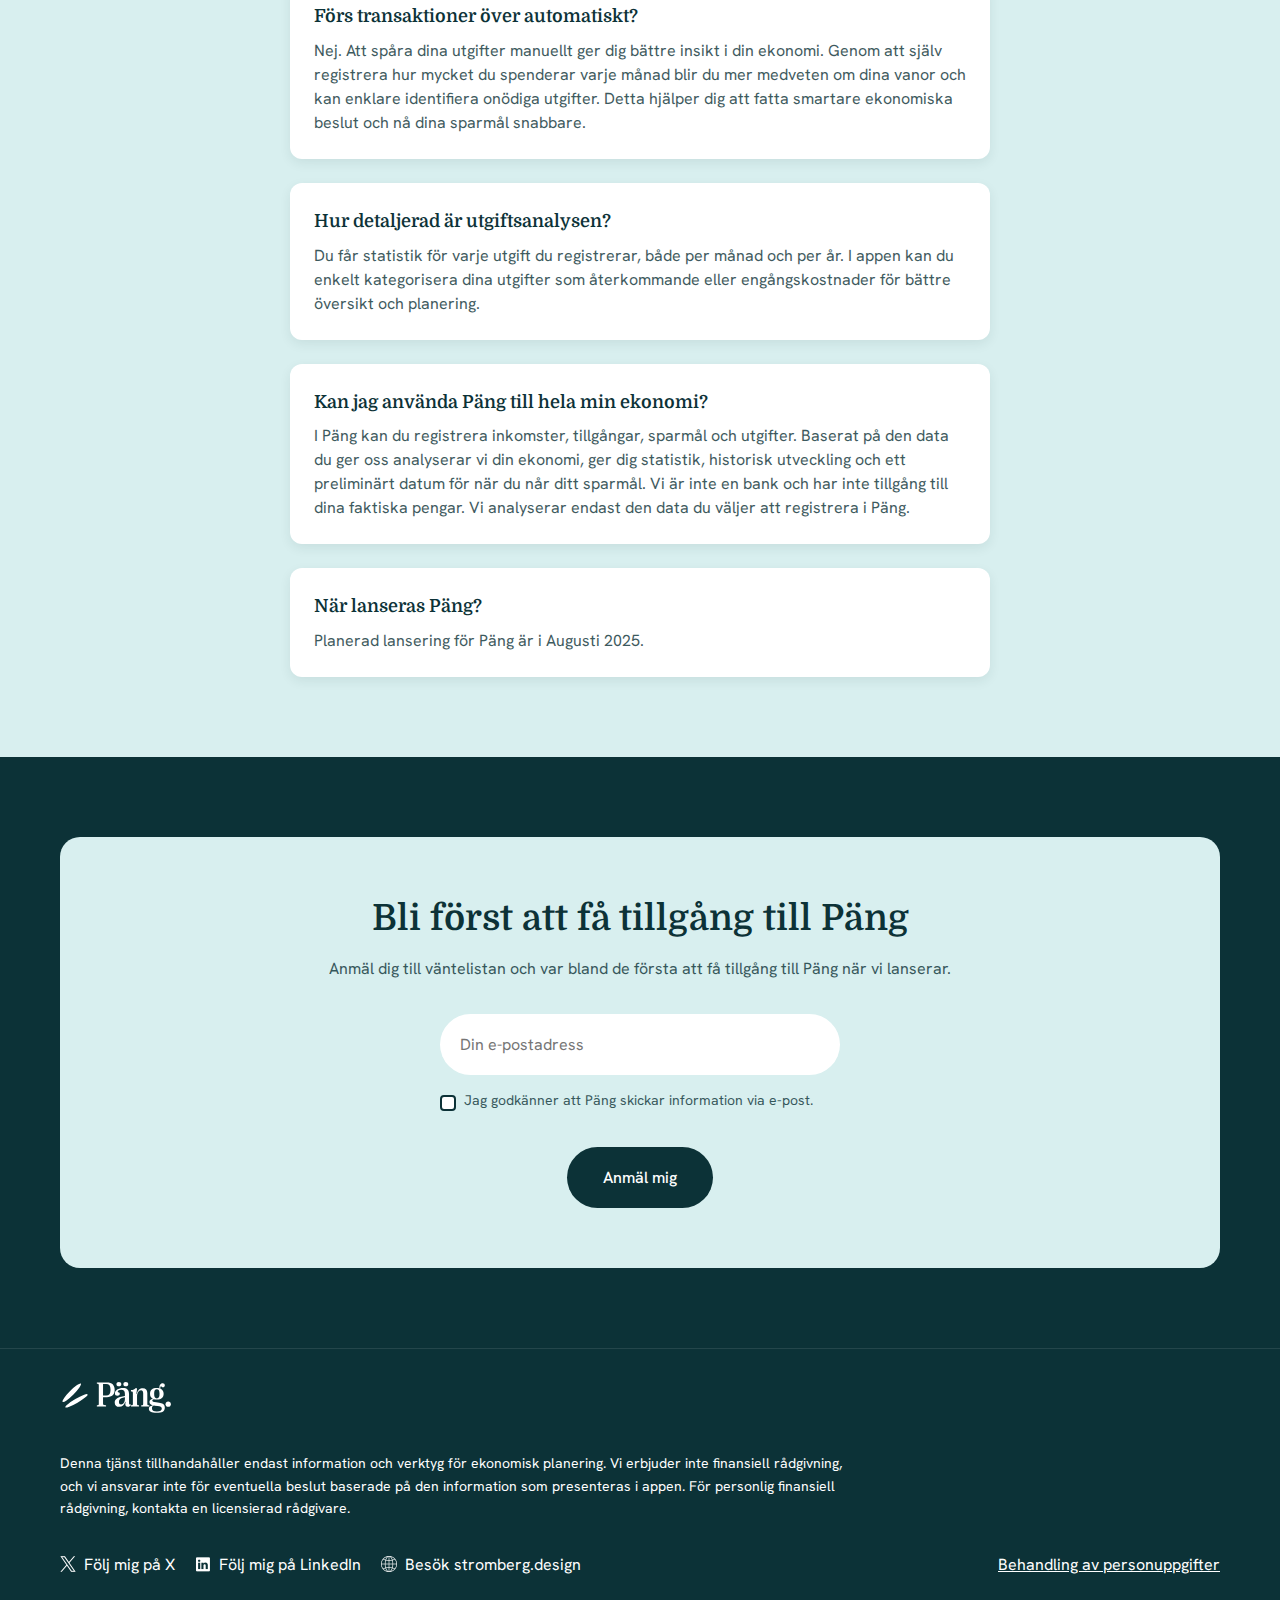
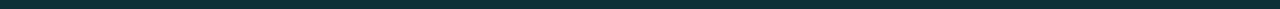
<file: ekonomiapp-utgifter.html>
<!DOCTYPE html>
<html lang="sv">
<head>
    <meta charset="UTF-8">
    <meta name="viewport" content="width=device-width, initial-scale=1.0">
    <title>Ekonomiapp för utgifter | Päng</title>
    <meta name="description" content="Få full kontroll över dina utgifter med Päng ekonomiapp. Spåra utgifter enkelt, se trender och nå dina ekonomiska mål. Ladda ner och börja spara idag!">
    <meta name="keywords" content="ekonomiapp utgifter, utgiftsspårning, hantera utgifter, spara pengar, ekonomiapp, budgetapp">
    
    <!-- Open Graph / Facebook -->
    <meta property="og:type" content="website">
    <meta property="og:url" content="https://pangapp.se/ekonomiapp-utgifter">
    <meta property="og:title" content="Ekonomiapp för Utgifter | Spåra & Hantera Utgifter Enkelt | Päng">
    <meta property="og:description" content="Få full kontroll över dina utgifter med Päng ekonomiapp. Spåra utgifter enkelt, se trender och nå dina ekonomiska mål.">
    <meta property="og:image" content="https://pangapp.se/Assets/pang-social-share.png">

    <!-- Twitter -->
    <meta property="twitter:card" content="summary_large_image">
    <meta property="twitter:url" content="https://pangapp.se/ekonomiapp-utgifter">
    <meta property="twitter:title" content="Ekonomiapp för Utgifter | Spåra & Hantera Utgifter Enkelt | Päng">
    <meta property="twitter:description" content="Få full kontroll över dina utgifter med Päng ekonomiapp. Spåra utgifter enkelt, se trender och nå dina ekonomiska mål.">
    <meta property="twitter:image" content="https://pangapp.se/Assets/pang-social-share.png">

    <!-- Favicons -->
    <link rel="apple-touch-icon" sizes="180x180" href="Assets/Favicon/apple-touch-icon.png">
    <link rel="icon" type="image/png" sizes="32x32" href="Assets/Favicon/favicon-32x32.png">
    <link rel="icon" type="image/png" sizes="16x16" href="Assets/Favicon/favicon-16x16.png">
    <link rel="manifest" href="site.webmanifest">
    <meta name="theme-color" content="#0C3237">

    <link rel="stylesheet" href="css/styles.css">
    <link rel="stylesheet" href="css/landing-page.css">
    
    <!-- Structured Data -->
    <script type="application/ld+json">
    {
      "@context": "https://schema.org",
      "@type": "WebPage",
      "name": "Ekonomiapp för Utgifter",
      "description": "Få full kontroll över dina utgifter med Päng ekonomiapp. Spåra utgifter enkelt, se trender och nå dina ekonomiska mål.",
      "url": "https://pangapp.se/ekonomiapp-utgifter",
      "mainEntity": {
        "@type": "SoftwareApplication",
        "name": "Päng Ekonomiapp",
        "applicationCategory": "FinanceApplication",
        "operatingSystem": "iOS, Android",
        "description": "En smart ekonomiapp för att spåra och hantera dina utgifter. Se trender, få insikter och nå dina sparmål.",
        "offers": {
          "@type": "Offer",
          "price": "0",
          "priceCurrency": "SEK"
        }
      }
    }
    </script>
</head>
<body>
    <!-- Message Bar -->
    <div class="message-bar">
        <p>Snart tillgänglig på iOS och Android.</p>
    </div>

    <!-- Header -->
    <header class="header">
        <div class="container">
            <a href="/" class="logo">
                <img src="Assets/Pang-logo-teal.svg" alt="Päng logo">
            </a>
            <a href="/" class="back-link">
                <svg width="24" height="24" viewBox="0 0 24 24" fill="none" xmlns="http://www.w3.org/2000/svg">
                    <path d="M19 12H5M5 12L12 19M5 12L12 5" stroke="currentColor" stroke-width="2" stroke-linecap="round" stroke-linejoin="round"/>
                </svg>
                Tillbaka till startsidan
            </a>
        </div>
    </header>

    <!-- Hero Section -->
    <section class="hero landing-hero">
        <div class="container">
            <div class="hero-content">
                <div class="hero-text">
                    <h1>Ekonomiapp för utgifter – få full koll på din ekonomi</h1>
                    <p>Snart lanseras Päng ekonomiapp. En app som hjälper dig att hantera dina utgifter enkelt så att du kan spara pengar och nå dina ekonomiska mål.</p>
                    <ul class="hero-features">
                        <li>Historisk utveckling av utgifter</li>
                        <li>Tydlig graf för utgifter</li>
                        <li>Nå dina ekonomiska mål</li>
                    </ul>
                    <a href="#cta" class="button">Skriv upp mig på väntelistan</a>
                </div>
                <div class="hero-image">
                    <div class="video-wrapper">
                        <video width="100%" autoplay loop muted playsinline>
                            <source src="https://pangwebsite.s3.eu-north-1.amazonaws.com/pang-demo.mp4" type="video/mp4">
                            Din webbläsare stödjer inte HTML5-video.
                        </video>
                    </div>
                </div>
            </div>
        </div>
    </section>

    <!-- Problem/Solution Section -->
    <section class="text-media">
        <div class="container">
            <div class="text-media-content">
                <div class="text-content">
                    <h2>Få kontroll över dina utgifter med Päng</h2>
                    <p>Många svenskar har svårt att hålla koll på sina utgifter och vet inte var pengarna tar vägen varje månad. Detta leder till stress och gör det svårt att spara. Päng är en smart ekonomiapp för utgifter som hjälper dig att få total översikt över din ekonomi, identifiera besparingsmöjligheter och nå dina ekonomiska mål.</p>
                    <ul class="solution-list">
                        <li>Se exakt var dina pengar tar vägen</li>
                        <li>Hantera utgifter manuellt för full kontroll</li>
                        <li>Grafer som hjälper dig att se utgifter</li>
                        <li>Historisk utveckling av utgifter</li>
                    </ul>
                </div>
                <div class="media-content">
                    <img src="Assets/Landing page images/ekonomiapp-kvinna.jpg" alt="Person som använder Päng för att spåra utgifter">
                </div>
            </div>
        </div>
    </section>

    <!-- Features/Benefits Section -->
    <section class="features">
        <div class="container">
            <div class="features-header">
                <h2>En enkel ekonomiapp för att hantera utgifter</h2>
                <p>Att hantera dina utgifter manuellt i en ekonomiapp ger dig bättre kontroll och medvetenhet jämfört med automatisk spårning via kontokort. </p>
            </div>
            <div class="features-grid">
                <div class="feature-card">
                    <div class="feature-icon">
                        <img src="Assets/savings.svg" alt="Utgiftsspårning ikon">
                    </div>
                    <h3>Ekonomisk medvetenhet</h3>
                    <p>Genom att aktivt registrera dina utgifter bygger du bättre ekonomiska vanor och får en tydligare förståelse för hur du spenderar dina pengar.</p>
                </div>
                <div class="feature-card">
                    <div class="feature-icon">
                        <img src="Assets/trend-up.svg" alt="Trender ikon">
                    </div>
                    <h3>Utgiftstrender</h3>
                    <p>Följ dina utgifter över tid och få historisk utveckling av utgifter och annan intressant information som hjälper dig att spara pengar.</p>
                </div>
                <div class="feature-card">
                    <div class="feature-icon">
                        <img src="Assets/happy.svg" alt="Insikter ikon">
                    </div>
                    <h3>Allt på en plats</h3>
                    <p>Du kan även spåra mer än bara utgifter. Vi hjälper dig att hålla koll på dina inkomster, tillgångar och sparmål.</p>
                </div>
            </div>
        </div>
    </section>

    <!-- How It Works Section -->
    <section class="text-media reverse">
        <div class="container">
            <div class="text-media-content">
                <div class="text-content">
                    <h2>Hur fungerar Päng?</h2>
                    <p>Med Pängs ekonomiapp behöver du inte föra över några pengar – du registrerar enkelt dina utgifter, och vi hjälper dig att analysera dem för att du snabbare ska nå ditt sparmål.</p>
                    <ol class="steps-list">
                        <li>Spåra och kategorisera dina kostnader manuellt</li>
                        <li>Upptäck sparmöjligheter och få bättre ekonomiska vanor</li>
                        <li>Endast du har tillgång till din data. 100% privat.</li>
                    </ol>
                    <a href="#cta" class="button">Skriv upp mig på väntelistan</a>
                </div>
                <div class="media-content">
                    <img src="Assets/Landing page images/ekonomiapp-man.jpg" alt="Steg för steg guide för Päng">
                </div>
            </div>
        </div>
    </section>

    <!-- FAQ Section -->
    <section class="faq">
        <div class="container">
            <h2>Vanliga frågor om ekonomiapp och utgifter</h2>
            <div class="faq-grid">
                <div class="faq-item">
                    <h3>Hur säker är min ekonomiska data?</h3>
                    <p>Din data är 100% privat och krypterad. All data som du registrerar i appen lagras endast lokalt på din enhet med hjälp av SQLite-databasen. Detta innebär att du har full kontroll över din data, och ingen annan, inklusive oss, har tillgång till den.</p>
                </div>
                <div class="faq-item">
                    <h3>Förs transaktioner över automatiskt?</h3>
                    <p>Nej. Att spåra dina utgifter manuellt ger dig bättre insikt i din ekonomi. Genom att själv registrera hur mycket du spenderar varje månad blir du mer medveten om dina vanor och kan enklare identifiera onödiga utgifter. Detta hjälper dig att fatta smartare ekonomiska beslut och nå dina sparmål snabbare.</p>
                </div>
                <div class="faq-item">
                    <h3>Hur detaljerad är utgiftsanalysen?</h3>
                    <p>Du får statistik för varje utgift du registrerar, både per månad och per år. I appen kan du enkelt kategorisera dina utgifter som återkommande eller engångskostnader för bättre översikt och planering.</p>
                </div>
                <div class="faq-item">
                    <h3>Kan jag använda Päng till hela min ekonomi?</h3>
                    <p>I Päng kan du registrera inkomster, tillgångar, sparmål och utgifter. Baserat på den data du ger oss analyserar vi din ekonomi, ger dig statistik, historisk utveckling och ett preliminärt datum för när du når ditt sparmål. Vi är inte en bank och har inte tillgång till dina faktiska pengar. Vi analyserar endast den data du väljer att registrera i Päng.</p>
                </div>
                <div class="faq-item">
                    <h3>När lanseras Päng?</h3>
                    <p>Planerad lansering för Päng är i Augusti 2025.</p>
                </div>
            </div>
        </div>
    </section>

    <!-- Final CTA Section -->
    <section class="cta" id="cta">
        <div class="container">
            <div class="cta-content">
                <h2>Bli först att få tillgång till Päng</h2>
                <p>Anmäl dig till väntelistan och var bland de första att få tillgång till Päng när vi lanserar.</p>
                <form action="https://gmail.us9.list-manage.com/subscribe/post?u=cc17af8959840de806baa7bdb&amp;id=cfd98eab6f&amp;f_id=00bb57e1f0" method="post" id="mc-embedded-subscribe-form-utgifter" name="mc-embedded-subscribe-form" class="email-signup validate">
                    <div class="mc-field-group">
                        <input type="email" name="EMAIL" class="required email" id="mce-EMAIL-utgifter" placeholder="Din e-postadress" required>
                        <div style="position: absolute; left: -5000px;" aria-hidden="true">
                            <input type="text" name="b_cc17af8959840de806baa7bdb_cfd98eab6f" tabindex="-1" value="">
                        </div>
                        <div class="gdpr-group">
                            <input type="checkbox" id="gdpr_consent-utgifter" name="gdpr[37841]" value="Y" required>
                            <label for="gdpr_consent-utgifter">Jag godkänner att Päng skickar information via e-post.</label>
                        </div>
                    </div>
                    <button type="submit" name="subscribe" class="button">Anmäl mig</button>
                    <div id="signup-response-utgifter" class="signup-response"></div>
                </form>
            </div>
        </div>
    </section>

    <!-- Footer -->
    <footer class="footer">
        <div class="container">
            <div class="footer-logo">
                <img src="Assets/pang-logo-white.svg" alt="Päng logo">
            </div>
            <div class="footer-disclaimer">
                <p>Denna tjänst tillhandahåller endast information och verktyg för ekonomisk planering. Vi erbjuder inte finansiell rådgivning, och vi ansvarar inte för eventuella beslut baserade på den information som presenteras i appen. För personlig finansiell rådgivning, kontakta en licensierad rådgivare.</p>
            </div>
            <div class="footer-content">
                <div class="social-links">
                    <a href="https://x.com/MarcusStrmberg" class="social-link" target="_blank" rel="noopener noreferrer">
                        <img src="Assets/x-icon.png" alt="X icon" width="16" height="16">
                        <span>Följ mig på X</span>
                    </a>
                    <a href="https://www.linkedin.com/in/marcus-patrick-stromberg/" class="social-link" target="_blank" rel="noopener noreferrer">
                        <img src="Assets/linkedin-icon.png" alt="LinkedIn icon" width="16" height="16">
                        <span>Följ mig på LinkedIn</span>
                    </a>
                    <a href="https://www.stromberg.design/" class="social-link" target="_blank" rel="noopener noreferrer">
                        <img src="Assets/website-icon.png" alt="Website icon" width="16" height="16">
                        <span>Besök stromberg.design</span>
                    </a>
                </div>
                <div class="footer-links">
                    <a href="cookie-policy">Behandling av personuppgifter</a>
                </div>
            </div>
        </div>
    </footer>

    <script src="js/main.js"></script>
    <script src="js/signup.js"></script>
</body>
</html>
</file>
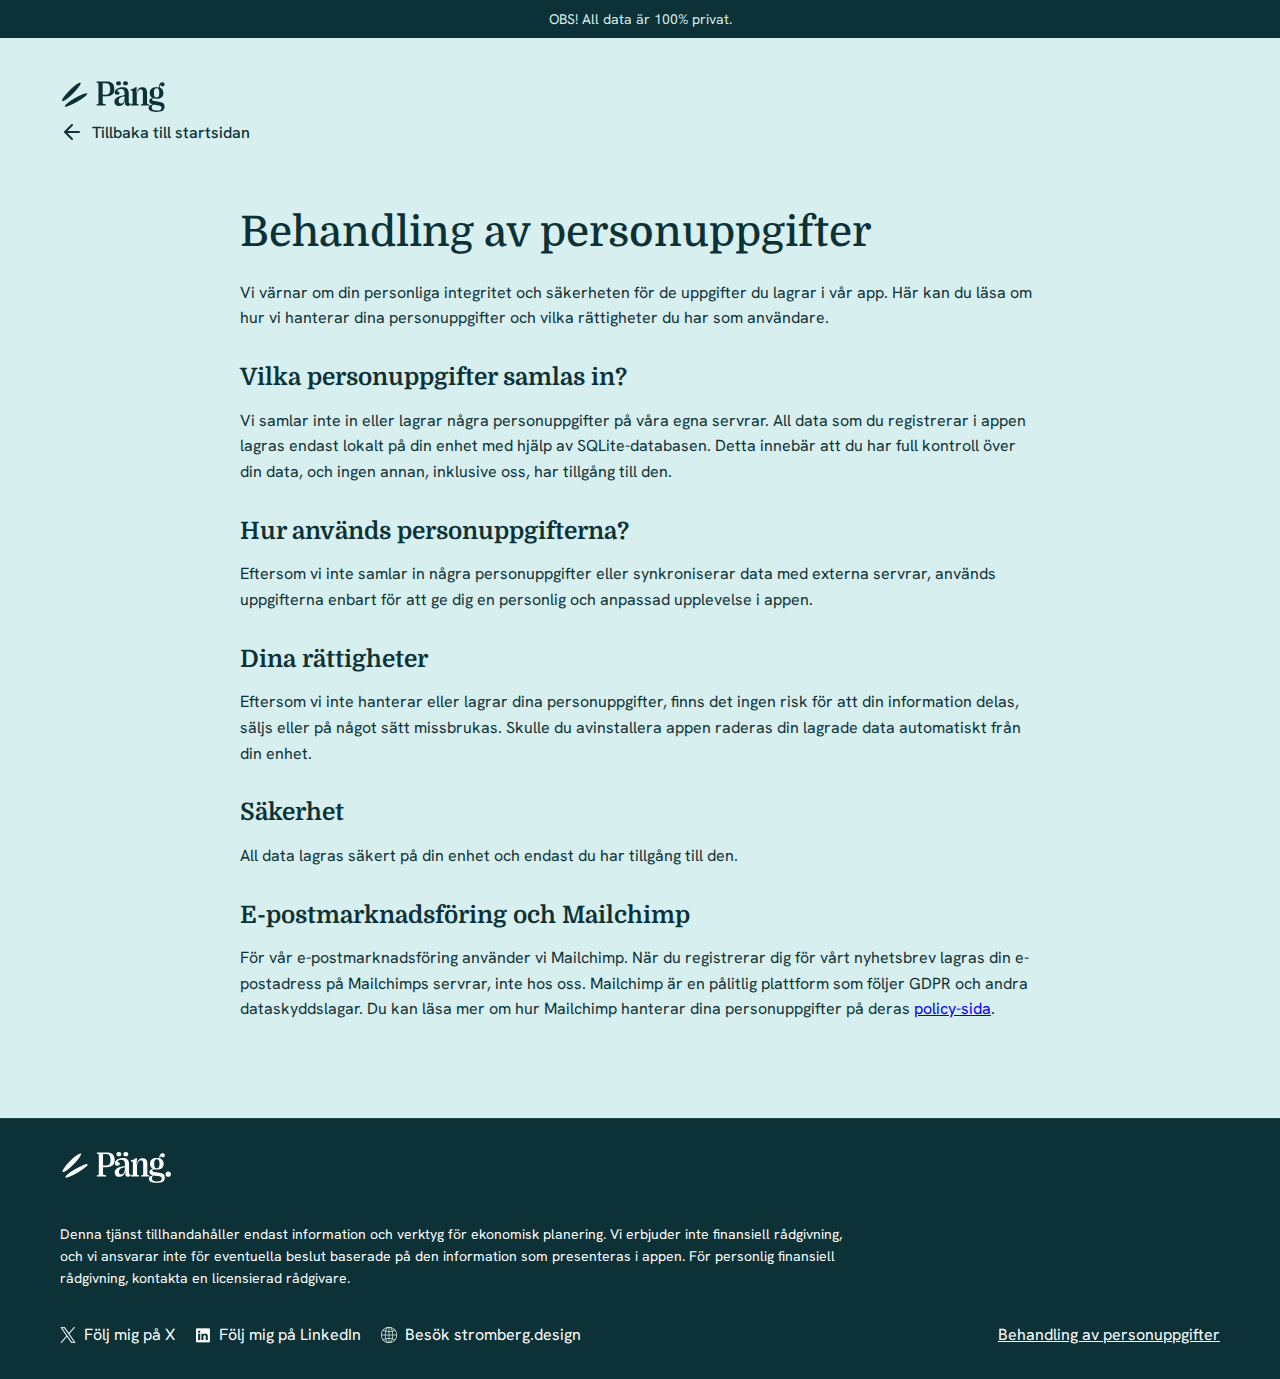
<file: privacy.html>
<!DOCTYPE html>
<html lang="sv">
<head>
    <meta charset="UTF-8">
    <meta name="viewport" content="width=device-width, initial-scale=1.0">
    <title>Behandling av personuppgifter - Päng</title>
    <meta name="description" content="Läs om hur Päng hanterar dina personuppgifter och vilka rättigheter du har som användare. Vi värnar om din integritet och säkerhet.">
    
    <!-- Open Graph / Facebook -->
    <meta property="og:type" content="website">
    <meta property="og:url" content="https://pangapp.se/privacy.html">
    <meta property="og:title" content="Behandling av personuppgifter - Päng">
    <meta property="og:description" content="Läs om hur Päng hanterar dina personuppgifter och vilka rättigheter du har som användare. Vi värnar om din integritet och säkerhet.">
    <meta property="og:image" content="https://pangapp.se/Assets/pang-social-share.png">

    <!-- Twitter -->
    <meta property="twitter:card" content="summary_large_image">
    <meta property="twitter:url" content="https://pangapp.se/privacy.html">
    <meta property="twitter:title" content="Behandling av personuppgifter - Päng">
    <meta property="twitter:description" content="Läs om hur Päng hanterar dina personuppgifter och vilka rättigheter du har som användare. Vi värnar om din integritet och säkerhet.">
    <meta property="twitter:image" content="https://pangapp.se/Assets/pang-social-share.png">

    <link rel="icon" type="image/svg+xml" href="Assets/pang-favicon.svg">
    <link rel="stylesheet" href="css/styles.css">
</head>
<body>
    <!-- Message Bar -->
    <div class="message-bar">
        <p>OBS! All data är 100% privat.</p>
    </div>

    <!-- Header -->
    <header class="header">
        <div class="container">
            <a href="https://pangapp.se" class="logo">
                <img src="Assets/Pang-logo-teal.svg" alt="Päng logo">
            </a>
            <a href="https://pangapp.se" class="back-link">
                <svg width="24" height="24" viewBox="0 0 24 24" fill="none" xmlns="http://www.w3.org/2000/svg">
                    <path d="M19 12H5M5 12L12 19M5 12L12 5" stroke="currentColor" stroke-width="2" stroke-linecap="round" stroke-linejoin="round"/>
                </svg>
                Tillbaka till startsidan
            </a>
        </div>
    </header>
    
    <main class="content-page">
        <div class="container">
            <div class="content">
                <h1>Behandling av personuppgifter</h1>
                <p>Vi värnar om din personliga integritet och säkerheten för de uppgifter du lagrar i vår app. Här kan du läsa om hur vi hanterar dina personuppgifter och vilka rättigheter du har som användare.</p>

                <h2>Vilka personuppgifter samlas in?</h2>
                <p>Vi samlar inte in eller lagrar några personuppgifter på våra egna servrar. All data som du registrerar i appen lagras endast lokalt på din enhet med hjälp av SQLite-databasen. Detta innebär att du har full kontroll över din data, och ingen annan, inklusive oss, har tillgång till den.</p>

                <h2>Hur används personuppgifterna?</h2>
                <p>Eftersom vi inte samlar in några personuppgifter eller synkroniserar data med externa servrar, används uppgifterna enbart för att ge dig en personlig och anpassad upplevelse i appen.</p>

                <h2>Dina rättigheter</h2>
                <p>Eftersom vi inte hanterar eller lagrar dina personuppgifter, finns det ingen risk för att din information delas, säljs eller på något sätt missbrukas. Skulle du avinstallera appen raderas din lagrade data automatiskt från din enhet.</p>

                <h2>Säkerhet</h2>
                <p>All data lagras säkert på din enhet och endast du har tillgång till den.</p>

                <h2>E-postmarknadsföring och Mailchimp</h2>
                <p>För vår e-postmarknadsföring använder vi Mailchimp. När du registrerar dig för vårt nyhetsbrev lagras din e-postadress på Mailchimps servrar, inte hos oss. Mailchimp är en pålitlig plattform som följer GDPR och andra dataskyddslagar. Du kan läsa mer om hur Mailchimp hanterar dina personuppgifter på deras <a href="https://mailchimp.com/help/data-privacy/" target="_blank" rel="noopener noreferrer">policy-sida</a>.</p>
            </div>
        </div>
    </main>

    <!-- Footer -->
    <footer class="footer">
        <div class="container">
            <div class="footer-logo">
                <img src="Assets/pang-logo-white.svg" alt="Päng logo">
            </div>
            <div class="footer-disclaimer">
                <p>Denna tjänst tillhandahåller endast information och verktyg för ekonomisk planering. Vi erbjuder inte finansiell rådgivning, och vi ansvarar inte för eventuella beslut baserade på den information som presenteras i appen. För personlig finansiell rådgivning, kontakta en licensierad rådgivare.</p>
            </div>
            <div class="footer-content">
                <div class="social-links">
                    <a href="https://x.com/MarcusStrmberg" class="social-link">
                        <img src="Assets/x-icon.png" alt="X icon" width="16" height="16">
                        <span>Följ mig på X</span>
                    </a>
                    <a href="https://www.linkedin.com/in/marcus-patrick-stromberg/" class="social-link">
                        <img src="Assets/linkedin-icon.png" alt="LinkedIn icon" width="16" height="16">
                        <span>Följ mig på LinkedIn</span>
                    </a>
                    <a href="https://www.stromberg.design/" class="social-link">
                        <img src="Assets/website-icon.png" alt="Website icon" width="16" height="16">
                        <span>Besök stromberg.design</span>
                    </a>
                </div>
                <div class="footer-links">
                    <a href="privacy.html">Behandling av personuppgifter</a>
                </div>
            </div>
        </div>
    </footer>
</body>
</html>
</file>
<file: css/styles.css>
/* Font declarations */
@font-face {
    font-family: 'Domine';
    src: url('../fonts/Domine-Regular.ttf') format('truetype');
    font-weight: 400;
    font-style: normal;
    font-display: swap;
}

@font-face {
    font-family: 'Domine';
    src: url('../fonts/Domine-Medium.ttf') format('truetype');
    font-weight: 500;
    font-style: normal;
    font-display: swap;
}

@font-face {
    font-family: 'Domine';
    src: url('../fonts/Domine-SemiBold.ttf') format('truetype');
    font-weight: 600;
    font-style: normal;
    font-display: swap;
}

@font-face {
    font-family: 'Domine';
    src: url('../fonts/Domine-Bold.ttf') format('truetype');
    font-weight: 700;
    font-style: normal;
    font-display: swap;
}

@font-face {
    font-family: 'Hanken Grotesk';
    src: url('../fonts/HankenGrotesk-Light.ttf') format('truetype');
    font-weight: 300;
    font-style: normal;
    font-display: swap;
}

@font-face {
    font-family: 'Hanken Grotesk';
    src: url('../fonts/HankenGrotesk-Regular.ttf') format('truetype');
    font-weight: 400;
    font-style: normal;
    font-display: swap;
}

@font-face {
    font-family: 'Hanken Grotesk';
    src: url('../fonts/HankenGrotesk-Medium.ttf') format('truetype');
    font-weight: 500;
    font-style: normal;
    font-display: swap;
}

@font-face {
    font-family: 'Hanken Grotesk';
    src: url('../fonts/HankenGrotesk-SemiBold.ttf') format('truetype');
    font-weight: 600;
    font-style: normal;
    font-display: swap;
}

@font-face {
    font-family: 'Hanken Grotesk';
    src: url('../fonts/HankenGrotesk-Bold.ttf') format('truetype');
    font-weight: 700;
    font-style: normal;
    font-display: swap;
}

@font-face {
    font-family: 'Hanken Grotesk';
    src: url('../fonts/HankenGrotesk-Italic.ttf') format('truetype');
    font-weight: 400;
    font-style: italic;
    font-display: swap;
}

/* Reset and base styles */
:root {
    --primary-color: #F2B138;
    --text-color: #0C3237;
    --bg-color: #D8EFEF;
    --white: #ffffff;
    --font-titles: 'Domine', Georgia, serif;
    --font-body: 'Hanken Grotesk', -apple-system, BlinkMacSystemFont, 'Segoe UI', sans-serif;
}

* {
    margin: 0;
    padding: 0;
    box-sizing: border-box;
}

body {
    font-family: var(--font-body);
    line-height: 1.6;
    color: var(--text-color);
    background-color: var(--bg-color);
}

/* Apply title font to all headings */
h1, h2, h3, h4, h5, h6 {
    font-family: var(--font-titles);
}

h2 {
    line-height: 1.2;
}

/* Update specific components to use body font */
.button {
    font-family: var(--font-body);
}

.email-signup input {
    font-family: var(--font-body);
}

.input-header label,
.input-header span {
    font-family: var(--font-body);
}

.disclaimer {
    font-family: var(--font-body);
}

.container {
    max-width: 1200px;
    margin: 0 auto;
    padding: 0 20px;
}

/* Common Components */
.button {
    background-color: #0C3237;
    color: var(--white);
    padding: 20px 36px;
    border: none;
    border-radius: 100px;
    font-size: 16px;
    cursor: pointer;
    font-weight: 500;
    transition: transform 0.2s ease, filter 0.2s ease;
}

.button:hover {
    transform: scale(1.02);
    filter: brightness(1.1);
}

/* Message Bar */
.message-bar {
    background-color: #0C3237;
    color: #D8EFEF;
    padding: 8px 0;
    text-align: center;
    position: fixed;
    width: 100%;
    top: 0;
    z-index: 1000;
    font-size: 14px;
}

/* Header */
.header {
    padding: 20px 0;
    margin-top: 60px;
}

.logo {
    display: block;
    text-decoration: none;
}

.logo img {
    height: 32px;
    width: auto;
}

/* Hero Section */
.hero {
    padding: 40px 0;
    background: linear-gradient(180deg, var(--bg-color) 0%, var(--white) 100%);
}

.hero-content {
    display: grid;
    grid-template-columns: 1fr 1fr;
    gap: 60px;
    align-items: center;
}

.hero-text h1 {
    font-size: 42px;
    line-height: 1.3;
    margin-bottom: 20px;
    font-weight: 500;
}

.hero-text p {
    margin-bottom: 30px;
}

.email-signup {
    display: flex;
    flex-direction: column;
    gap: 16px;
    margin-bottom: 30px;
    align-items: flex-start;
    width: 100%;
}

.email-signup input[type="email"] {
    width: 100%;
    padding: 20px;
    border: none;
    border-radius: 100px;
    font-size: 16px;
    font-family: var(--font-body);
}

.gdpr-group {
    display: flex;
    gap: 8px;
    align-items: flex-start;
    margin-top: 8px;
}

.gdpr-group input[type="checkbox"] {
    -webkit-appearance: none;
    appearance: none;
    width: 16px;
    height: 16px;
    border: 2px solid var(--text-color);
    border-radius: 4px;
    margin-top: 4px;
    cursor: pointer;
    position: relative;
    background-color: var(--white);
    line-height: 1;
    flex-shrink: 0;
}

.gdpr-group input[type="checkbox"]:checked {
    background-color: var(--text-color);
    border-color: var(--text-color);
}

.gdpr-group input[type="checkbox"]:checked::after {
    content: "";
    position: absolute;
    left: 4px;
    top: 1px;
    width: 3px;
    height: 7px;
    border: solid white;
    border-width: 0 1.5px 1.5px 0;
    transform: rotate(45deg);
}

.gdpr-group label {
    font-size: 14px;
    color: var(--text-color);
    opacity: 0.8;
    line-height: 1.4;
}

.hero-features {
    list-style: none;
    margin-bottom: 32px;
    display: flex;
    gap: 16px;
    flex-wrap: wrap;
}

.hero-features li {
    display: flex;
    align-items: center;
    white-space: nowrap;
}

.hero-features li::before {
    content: "";
    background-image: url('../Assets/check-icon.svg');
    background-size: contain;
    background-repeat: no-repeat;
    width: 21px;
    height: 21px;
    display: inline-block;
    margin-right: 8px;
    flex-shrink: 0;
}

.hero-image {
    position: relative;
    width: 100%;
}

.hero-image .video-wrapper {
    position: relative;
    width: 100%;
    padding-top: 100%; /* This creates 1:1 ratio */
    border-radius: 20px;
    overflow: hidden;
}

.hero-image video {
    position: absolute;
    top: 0;
    left: 0;
    width: 100%;
    height: 100%;
    object-fit: cover;
    border-radius: 20px;
}

/* Features Section */
.features {
    padding: 80px 0;
    background-color: var(--white);
}

.features-header {
    text-align: center;
    max-width: 600px;
    margin: 0 auto 60px;
}

.features-header h2 {
    font-size: 36px;
    margin-bottom: 12px;
    font-weight: 600;
}

.features-header p {
    color: var(--text-color);
    opacity: 0.8;
    margin-bottom: 32px;
}

.features-note {
    text-align: center;
    font-weight: 500;
    margin-top: 40px;
}

.app-badges {
    display: flex;
    justify-content: center;
    gap: 16px;
    margin-bottom: 40px;
}

.app-badge {
    display: block;
}

.app-badge img {
    height: 40px;
    width: auto;
}

.features-grid {
    display: grid;
    grid-template-columns: repeat(3, minmax(300px, 1fr));
    gap: 32px;
    max-width: 1200px;
    margin: 0 auto;
}

.feature-card {
    background-color: var(--white);
    padding: 40px;
    border-radius: 20px;
    text-align: center;
}

.feature-icon {
    width: 64px;
    height: 64px;
    margin: 0 auto 24px;
    display: flex;
    align-items: center;
    justify-content: center;
    background-color: var(--bg-color);
    border-radius: 16px;
}

.feature-icon img {
    width: 32px;
    height: 32px;
}

.feature-card h3 {
    font-size: 20px;
    margin-bottom: 4px;
    font-weight: 600;
    line-height: 1.3;
    white-space: nowrap;
}

.feature-card p {
    color: var(--text-color);
    opacity: 0.8;
    font-size: 16px;
    line-height: 1.5;
    max-width: 280px;
    margin: 0 auto;
}

/* Video Section */
.video-section {
    padding: 40px 0 80px 0;
    text-align: center;
    background-color: var(--bg-color);
}

.video-section h2 {
    font-size: 36px;
    margin-bottom: 12px;
    font-weight: 500;
}

.video-section p {
    margin-bottom: 32px;
    opacity: 0.8;
    max-width: 600px;
    margin-left: auto;
    margin-right: auto;
}

.video-container {
    border-radius: 20px;
    overflow: hidden;
    background-color: rgba(255, 255, 255, 0.1);
}

.video-wrapper {
    position: relative;
    width: 100%;
    cursor: pointer;
}

.video-wrapper video {
    width: 100%;
    display: block;
    border-radius: 20px;
}

.custom-play-button {
    position: absolute;
    top: 50%;
    left: 50%;
    transform: translate(-50%, -50%);
    width: 80px;
    height: 80px;
    border-radius: 50%;
    background-color: var(--text-color);
    border: none;
    cursor: pointer;
    display: flex;
    align-items: center;
    justify-content: center;
    color: white;
    transition: transform 0.2s ease;
}

.custom-play-button:hover {
    transform: translate(-50%, -50%) scale(1.1);
}

.video-wrapper.playing .custom-play-button {
    display: none;
}

/* Text and Media Sections */
.text-media {
    padding: 40px 0;
    background: linear-gradient(180deg, var(--white) 0%, var(--bg-color) 100%);
}

.text-media-content {
    display: grid;
    grid-template-columns: 1fr 1fr;
    gap: 40px;
    align-items: center;
}

.text-content h2 {
    font-size: 36px;
    margin-bottom: 12px;
    font-weight: 500;
}

.text-content p {
    margin-bottom: 30px;
}

.text-content ul {
    list-style: none;
}

.text-content li {
    margin-bottom: 10px;
    display: flex;
    align-items: center;
}

.text-content li::before {
    content: "";
    background-image: url('../Assets/check-icon.svg');
    background-size: contain;
    background-repeat: no-repeat;
    width: 21px;
    height: 21px;
    display: inline-block;
    margin-right: 10px;
}

.media-content img {
    width: 100%;
    height: auto;
    border-radius: 20px;
    aspect-ratio: 1/1;
    object-fit: cover;
}

.reverse .text-media-content {
    grid-template-columns: 1fr 1fr;
}

.reverse .text-media-content .media-content {
    order: 0;
}

.reverse .text-media-content .text-content {
    order: -1;
}

.reverse.text-media {
    background: var(--bg-color);
    background-image: none;
    padding: 40px 0 80px 0;
}

/* Footer */
.footer {
    padding: 32px 0;
    background-color: var(--text-color);
    border-top: 1px solid rgba(255, 255, 255, 0.1);
}

.footer-logo {
    margin-bottom: 32px;
}

.footer-logo img {
    height: 32px;
    width: auto;
}

.footer-content {
    display: flex;
    justify-content: space-between;
    align-items: flex-end;
}

.social-links {
    display: flex;
    gap: 20px;
}

.social-link {
    color: var(--white);
    text-decoration: none;
    display: flex;
    align-items: center;
    gap: 8px;
    opacity: 1;
    transition: opacity 0.2s ease;
}

.social-link:hover {
    opacity: 0.7;
}

.footer-links {
    display: flex;
    gap: 20px;
}

.footer-links a {
    color: var(--white);
    text-decoration: underline;
    opacity: 1;
    transition: opacity 0.2s ease;
}

.footer-links a:hover {
    opacity: 0.7;
}

.footer-disclaimer {
    max-width: 800px;
    margin: 0 0 32px 0;
}

.footer-disclaimer p {
    color: var(--white);
    font-size: 14px;
    line-height: 1.6;
    text-align: left;
}

/* Footer responsive styles */
@media (max-width: 820px) {
    .footer-content {
        flex-direction: column;
        gap: 32px;
        align-items: center;
        text-align: center;
        min-height: auto;
    }

    .footer-disclaimer {
        margin: 0 auto 40px auto;
        text-align: center;
    }

    .footer-disclaimer p {
        text-align: center;
    }

    .social-links {
        flex-direction: column;
        gap: 16px;
    }
}

/* Responsive Design */
@media (max-width: 768px) {
    .hero-content,
    .text-media-content,
    .reverse .text-media-content {
        grid-template-columns: 1fr;
        gap: 32px;
    }

    .header .logo img {
        height: 24px;
    }

    .hero {
        padding: 24px 0 40px 0;
    }

    .hero-image {
        width: 100%;
        margin: 0;
    }

    .hero-text {
        text-align: center;
    }

    .hero-text h1 {
        font-size: 32px;
    }

    .email-signup {
        align-items: stretch;
    }

    .gdpr-group {
        text-align: left;
    }

    .hero-features {
        flex-direction: row;
        flex-wrap: wrap;
        gap: 16px;
        align-items: center;
        justify-content: center;
    }
    
    .hero-features li {
        margin-bottom: 0;
        justify-content: center;
        font-size: 14px;
    }

    .features-header h2,
    .video-section h2,
    .text-content h2,
    .calculator-header h2 {
        font-size: 28px;
    }

    .feature-card h3 {
        font-size: 18px;
        margin-bottom: 4px;
    }

    .features-grid {
        grid-template-columns: 1fr;
        gap: 16px;
    }

    .feature-card {
        padding: 24px 16px;
        background-color: transparent;
    }

    .feature-card h3 {
        white-space: normal;
    }

    .feature-icon {
        margin-bottom: 16px;
    }

    .footer-content {
        flex-direction: column;
        gap: 32px;
        align-items: center;
        text-align: center;
        min-height: auto;
    }

    .social-links {
        flex-direction: column;
        gap: 16px;
    }

    .footer-links {
        flex-direction: column;
        gap: 16px;
    }

    .social-link {
        justify-content: center;
    }

    .text-media .text-content {
        text-align: center;
    }

    .text-media .text-content ul {
        display: flex;
        flex-direction: column;
        align-items: center;
    }

    .text-media .text-content li {
        justify-content: center;
    }

    .text-media .text-content li::before {
        margin-right: 8px;
    }

    .text-media .media-content {
        margin: 0 auto;
        max-width: 400px;
    }

    .email-signup input[type="email"] {
        padding: 16px 20px;
    }

    .button {
        width: 100%;
        display: block;
        padding: 16px 36px;
    }

    .features {
        padding: 40px 0;
    }

    .calculator {
        padding: 32px 0 40px 0;
        margin: 0;
    }

    .calculator-header {
        margin: 0 auto 40px;
    }

    .text-media {
        padding: 40px 0 32px 0;
        margin: 0;
    }

    .reverse.text-media {
        padding: 40px 0;
    }

    .video-section {
        padding: 40px 0;
    }

    .footer-logo {
        text-align: center;
    }

    .footer-logo img {
        height: 24px;
    }

    .reverse .text-media-content .media-content {
        order: 0;
    }

    .reverse .text-media-content .text-content {
        order: -1;
    }
}

/* Calculator Section */
.calculator {
    padding: 80px 0;
    background-color: var(--bg-color);
    position: relative;
}

.calculator-header {
    text-align: center;
    max-width: 600px;
    margin: 0 auto 60px;
}

.calculator-header h2 {
    font-size: 36px;
    margin-bottom: 12px;
    font-weight: 600;
}

.calculator-header p {
    opacity: 0.8;
}

.calculator-content {
    background-color: var(--white);
    border-radius: 20px;
    padding: 40px;
    max-width: 600px;
    margin: 0 auto;
    box-shadow: 0 12px 48px rgba(12, 50, 55, 0.12);
}

.calculator-result {
    text-align: center;
    margin-bottom: 40px;
}

.total-value h3 {
    font-size: 42px;
    font-weight: 600;
    margin-bottom: 8px;
    color: var(--text-color);
}

.total-value p {
    color: var(--text-color);
    opacity: 0.8;
}

.calculator-inputs {
    display: flex;
    flex-direction: column;
    gap: 24px;
    margin-bottom: 24px;
}

.input-group {
    display: flex;
    flex-direction: column;
    gap: 8px;
}

.input-header {
    display: flex;
    justify-content: space-between;
    align-items: center;
}

.input-header label {
    color: var(--text-color);
    font-weight: 500;
}

.input-header span {
    color: var(--text-color);
    font-weight: 600;
}

.slider {
    -webkit-appearance: none;
    appearance: none;
    width: 100%;
    height: 6px;
    border-radius: 3px;
    background: #E5E7EB;
    outline: none;
}

.slider::-webkit-slider-thumb {
    -webkit-appearance: none;
    appearance: none;
    width: 20px;
    height: 20px;
    border-radius: 50%;
    background: var(--text-color);
    cursor: pointer;
    border: 2px solid var(--white);
    box-shadow: 0 2px 4px rgba(0, 0, 0, 0.1);
}

.slider::-moz-range-thumb {
    width: 20px;
    height: 20px;
    border-radius: 50%;
    background: var(--text-color);
    cursor: pointer;
    border: 2px solid var(--white);
    box-shadow: 0 2px 4px rgba(0, 0, 0, 0.1);
}

.disclaimer {
    font-size: 14px;
    color: var(--text-color);
    opacity: 0.6;
    margin-bottom: 24px;
}

.calculator-cta {
    text-align: center;
}

@media (max-width: 768px) {
    .calculator-content {
        padding: 24px;
    }

    .total-value h3 {
        font-size: 32px;
    }

    .total-value p {
        font-size: 14px;
    }

    .calculator-header h2 {
        font-size: 28px;
    }
}

.signup-response {
    margin-top: 16px;
    padding: 12px;
    border-radius: 100px;
    font-size: 14px;
    display: none;
}

.signup-response.success {
    display: block;
    background-color: #E8F5E9;
    color: #1B5E20;
    border: 1px solid #A5D6A7;
}

.signup-response.error {
    display: block;
    background-color: #FFEBEE;
    color: #B71C1C;
    border: 1px solid #FFCDD2;
}

/* Utility Classes */
.hidden {
    display: none !important;
}

/* Privacy Page Styles */
.content-page {
    padding: 40px 0 80px;
}

.content-page .content {
    max-width: 800px;
    margin: 0 auto;
}

.content-page h1 {
    font-size: 42px;
    line-height: 1.3;
    margin-bottom: 20px;
    font-weight: 500;
    color: var(--text-color);
}

.content-page h2 {
    font-size: 24px;
    margin: 32px 0 16px;
    color: var(--text-color);
}

.content-page p {
    margin-bottom: 16px;
    line-height: 1.6;
    color: var(--text-color);
}

.content-page ul {
    margin-bottom: 16px;
    padding-left: 20px;
}

.content-page li {
    margin-bottom: 8px;
    line-height: 1.6;
    color: var(--text-color);
}

/* Back Link */
.back-link {
    display: flex;
    align-items: center;
    gap: 8px;
    color: var(--text-color);
    text-decoration: none;
    font-weight: 500;
    transition: opacity 0.2s ease;
}

.back-link:hover {
    opacity: 0.7;
}

.back-link svg {
    width: 24px;
    height: 24px;
}

/* Responsive styles for privacy page */
@media (max-width: 768px) {
    .content-page {
        padding: 24px 0 40px;
    }

    .content-page h1 {
        font-size: 32px;
        margin-bottom: 20px;
    }

    .content-page h2 {
        font-size: 20px;
        margin: 24px 0 12px;
    }
}
</file>
<file: css/landing-page.css>
/* Import base styles */
@import url('../../css/styles.css');

/* Landing page specific styles */
.header-content {
    display: flex;
    justify-content: space-between;
    align-items: center;
}

.back-link {
    display: flex;
    align-items: center;
    gap: 8px;
    color: var(--text-color);
    text-decoration: none;
    font-weight: 500;
    transition: opacity 0.2s ease;
}

.back-link:hover {
    opacity: 0.7;
}

/* Remove underline from buttons that are links */
a.button {
    text-decoration: none;
}

/* Landing page hero modifications */
.landing-hero {
    padding: 60px 0;
}

.hero-text .button {
    margin-top: 20px;
}

/* Features section styling */
.features {
    background-color: var(--bg-color);
}

/* Steps list styling */
.steps-list {
    list-style: none !important;
    counter-reset: steps;
    margin: 24px 0;
    padding: 0;
}

.steps-list + .button {
    margin-top: 20px;
    display: inline-block;
}

.steps-list li {
    counter-increment: steps;
    display: flex;
    margin-bottom: 16px;
    position: relative;
    padding-left: 40px;
    align-items: center;
}

.steps-list li::before {
    content: counter(steps) !important;
    position: absolute;
    left: 0;
    width: 28px;
    height: 28px;
    background-color: #0C3237 !important;
    color: #ffffff !important;
    border-radius: 50%;
    display: flex;
    align-items: center;
    justify-content: center;
    font-weight: 500;
    font-size: 14px;
    font-family: var(--font-body);
    border: none !important;
    background-image: none !important;
}

/* FAQ section styling */
.faq {
    padding: 80px 0;
    background-color: var(--bg-color);
}

.faq h2 {
    text-align: center;
    margin-bottom: 40px;
    font-size: 36px;
    font-weight: 600;
}

.faq-grid {
    display: grid;
    grid-template-columns: 1fr;
    gap: 24px;
    max-width: 700px;
    margin: 0 auto;
}

.faq-item {
    background-color: var(--white);
    padding: 24px;
    border-radius: 12px;
    box-shadow: 0 4px 12px rgba(12, 50, 55, 0.08);
}

.faq-item h3 {
    font-size: 18px;
    margin-bottom: 8px;
    color: var(--text-color);
    font-weight: 600;
}

.faq-item p {
    color: var(--text-color);
    opacity: 0.8;
    font-size: 16px;
    line-height: 1.5;
}

/* CTA section styling */
.cta {
    padding: 80px 0;
    background-color: var(--text-color);
    text-align: center;
}

.cta-content {
    max-width: 1440px;
    margin: 0 auto;
    text-align: center;
    background-color: #D8EFEF;
    border-radius: 20px;
    padding: 60px 40px;
}

.cta h2 {
    font-size: 36px;
    margin-bottom: 16px;
    font-weight: 600;
    text-align: center;
    color: var(--text-color);
    padding-top: 0;
}

.cta p {
    margin-bottom: 32px;
    opacity: 0.8;
    text-align: center;
    color: var(--text-color);
}

.cta .email-signup {
    display: flex;
    flex-direction: column;
    align-items: center;
    gap: 16px;
    width: 100%;
    max-width: 600px;
    margin: 0 auto;
}

.cta .mc-field-group {
    width: 100%;
    display: flex;
    flex-direction: column;
    align-items: center;
    gap: 16px;
}

.cta .email-signup input[type="email"] {
    width: 100%;
    max-width: 400px;
    margin: 0 auto;
    background-color: var(--white);
}

.cta .gdpr-group {
    width: 100%;
    max-width: 400px;
    margin: 0 auto;
    text-align: left;
}

.cta .gdpr-group label {
    color: var(--text-color);
}

.cta .button {
    margin: 20px auto 0;
    display: block;
    width: fit-content;
    background-color: var(--text-color);
    color: var(--white);
}

.cta .signup-response.success {
    background-color: rgba(232, 245, 233, 0.9);
}

.cta .signup-response.error {
    background-color: rgba(255, 235, 238, 0.9);
}

/* Solution list styling */
.solution-list {
    list-style: none;
    margin: 24px 0;
}

.solution-list li {
    display: flex;
    align-items: center;
    margin-bottom: 16px;
}

.solution-list li::before {
    content: "";
    background-image: url('../../Assets/check-icon.svg');
    background-size: contain;
    background-repeat: no-repeat;
    width: 21px;
    height: 21px;
    display: inline-block;
    margin-right: 12px;
    flex-shrink: 0;
}

/* Responsive styles */
@media (max-width: 768px) {
    .faq-grid {
        grid-template-columns: 1fr;
        gap: 16px;
    }

    .faq h2,
    .cta h2 {
        font-size: 28px;
    }

    .landing-hero {
        padding: 40px 0;
    }

    .steps-list li {
        padding-left: 32px;
    }

    .steps-list li::before {
        width: 24px;
        height: 24px;
        font-size: 14px;
    }

    .cta-content {
        padding: 40px 20px;
    }
}
</file>
